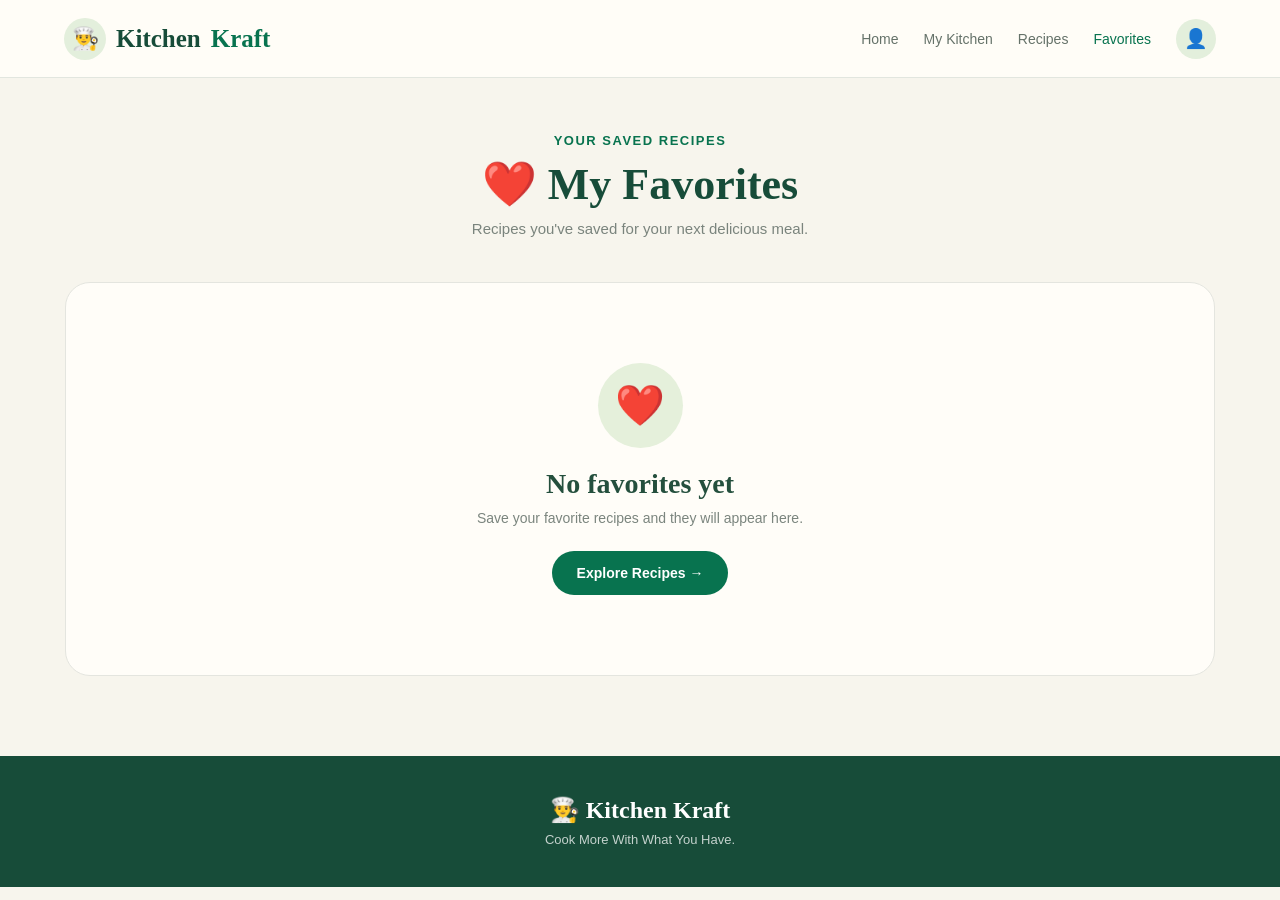
<file: favorite.html>
<!DOCTYPE html>
<html lang="en">

<head>
    <meta charset="UTF-8">
    <meta name="viewport" content="width=device-width, initial-scale=1.0">

    <title>Kitchen Kraft - Favorites</title>

    <style>
        * {
            box-sizing: border-box;
            margin: 0;
            padding: 0;
        }

        body {
            font-family: Arial, sans-serif;
            background: #f7f5ed;
            color: #244637;
            min-height: 100vh;
            transition: 0.3s;
        }

        a {
            text-decoration: none;
            color: inherit;
        }

        .header {
            height: 78px;
            background: #fffdf7;
            border-bottom: 1px solid #e2e6df;
            display: flex;
            align-items: center;
            justify-content: space-between;
            padding: 0 5%;
            position: sticky;
            top: 0;
            z-index: 100;
        }

        .logo {
            display: flex;
            align-items: center;
            gap: 10px;
            color: #174c39;
            font-family: Georgia, serif;
            font-size: 25px;
            font-weight: bold;
        }

        .logo span {
            color: #08734f;
        }

        .logo-icon {
            width: 42px;
            height: 42px;
            border-radius: 50%;
            background: #e3efdc;
            display: flex;
            align-items: center;
            justify-content: center;
            font-size: 22px;
        }

        .nav {
            display: flex;
            align-items: center;
            gap: 25px;
        }

        .nav a {
            color: #657269;
            font-size: 14px;
        }

        .nav a:hover,
        .nav .active {
            color: #08734f;
        }

        .profile-button {
            width: 40px;
            height: 40px;
            border: none;
            border-radius: 50%;
            background: #e3efdc;
            font-size: 19px;
            cursor: pointer;
        }

        .page {
            max-width: 1200px;
            margin: 0 auto;
            padding: 55px 25px 80px;
        }

        .page-heading {
            text-align: center;
            margin-bottom: 45px;
        }

        .page-heading .small {
            color: #08734f;
            font-size: 13px;
            font-weight: bold;
            text-transform: uppercase;
            letter-spacing: 1.5px;
            margin-bottom: 10px;
        }

        .page-heading h1 {
            font-family: Georgia, serif;
            color: #174c39;
            font-size: 44px;
            margin-bottom: 10px;
        }

        .page-heading p {
            color: #7a847d;
            font-size: 15px;
        }

        #favoritesGrid {
            display: grid;
            grid-template-columns: repeat(4, minmax(0, 1fr));
            gap: 22px;
        }

        .favorite-card {
            background: #fffdf8;
            border: 1px solid #e4e5df;
            border-radius: 20px;
            overflow: hidden;
            transition: 0.25s;
            position: relative;
        }

        .favorite-card:hover {
            transform: translateY(-5px);
            box-shadow: 0 15px 30px rgba(40,70,50,0.1);
        }

        .recipe-image {
            height: 175px;
            background: #e6efdf;
            display: flex;
            align-items: center;
            justify-content: center;
            font-size: 75px;
            position: relative;
        }

        .remove-favorite {
            position: absolute;
            right: 12px;
            top: 12px;
            width: 38px;
            height: 38px;
            border: none;
            border-radius: 50%;
            background: white;
            color: #d45555;
            font-size: 20px;
            cursor: pointer;
            box-shadow: 0 3px 10px rgba(0,0,0,0.1);
        }

        .recipe-info {
            padding: 20px;
        }

        .recipe-info h3 {
            font-family: Georgia, serif;
            color: #244f3d;
            font-size: 20px;
            margin-bottom: 8px;
        }

        .recipe-info p {
            color: #78837b;
            font-size: 13px;
            line-height: 1.5;
            margin-bottom: 14px;
        }

        .recipe-meta {
            display: flex;
            gap: 12px;
            flex-wrap: wrap;
            color: #778279;
            font-size: 12px;
            margin-bottom: 16px;
        }

        .view-recipe {
            display: block;
            text-align: center;
            padding: 11px;
            border-radius: 25px;
            background: #08734f;
            color: white;
            font-size: 13px;
            font-weight: bold;
        }

        .view-recipe:hover {
            background: #055d40;
        }

        .empty-state {
            grid-column: 1 / -1;
            text-align: center;
            padding: 80px 20px;
            background: #fffdf8;
            border: 1px solid #e4e5df;
            border-radius: 25px;
        }

        .empty-icon {
            width: 85px;
            height: 85px;
            margin: 0 auto 20px;
            border-radius: 50%;
            background: #e5f0db;
            display: flex;
            align-items: center;
            justify-content: center;
            font-size: 40px;
        }

        .empty-state h2 {
            font-family: Georgia, serif;
            color: #244f3d;
            font-size: 28px;
            margin-bottom: 10px;
        }

        .empty-state p {
            color: #7b857e;
            font-size: 14px;
            margin-bottom: 25px;
        }

        .cook-button {
            display: inline-block;
            padding: 14px 25px;
            border-radius: 30px;
            background: #08734f;
            color: white;
            font-size: 14px;
            font-weight: bold;
        }

        footer {
            background: #174c39;
            color: white;
            text-align: center;
            padding: 40px 20px;
        }

        footer h2 {
            font-family: Georgia, serif;
            margin-bottom: 8px;
        }

        footer p {
            color: rgba(255,255,255,0.75);
            font-size: 13px;
        }

        body.dark-mode {
            background: #101813;
            color: #e2eee5;
        }

        body.dark-mode .header {
            background: #17231c;
            border-color: #2d3c32;
        }

        body.dark-mode .logo {
            color: #dcebdd;
        }

        body.dark-mode .logo span {
            color: #75c594;
        }

        body.dark-mode .logo-icon,
        body.dark-mode .profile-button {
            background: #2b4032;
        }

        body.dark-mode .nav a {
            color: #aebcb3;
        }

        body.dark-mode .nav a:hover,
        body.dark-mode .nav .active {
            color: #78c797;
        }

        body.dark-mode .page-heading h1 {
            color: #dcebdd;
        }

        body.dark-mode .page-heading p {
            color: #929f97;
        }

        body.dark-mode .favorite-card {
            background: #18231c;
            border-color: #2d3d32;
        }

        body.dark-mode .recipe-image {
            background: #263a2c;
        }

        body.dark-mode .recipe-info h3 {
            color: #dcebdd;
        }

        body.dark-mode .recipe-info p,
        body.dark-mode .recipe-meta {
            color: #9baaa0;
        }

        body.dark-mode .remove-favorite {
            background: #edf2ed;
        }

        body.dark-mode .empty-state {
            background: #18231c;
            border-color: #2d3d32;
        }

        body.dark-mode .empty-state h2 {
            color: #dcebdd;
        }

        body.dark-mode .empty-state p {
            color: #9baaa0;
        }

        body.dark-mode footer {
            background: #09100c;
        }

        @media (max-width: 950px) {
            #favoritesGrid {
                grid-template-columns: repeat(2, minmax(0, 1fr));
            }
        }

        @media (max-width: 650px) {
            .header {
                height: auto;
                padding: 15px;
                flex-direction: column;
                gap: 15px;
            }

            .nav {
                gap: 14px;
                flex-wrap: wrap;
                justify-content: center;
            }

            .page {
                padding: 35px 15px 60px;
            }

            .page-heading h1 {
                font-size: 35px;
            }

            #favoritesGrid {
                grid-template-columns: 1fr;
            }
        }
    </style>
</head>

<body>

<header class="header">

    <a href="home.html" class="logo">
        <div class="logo-icon">👨‍🍳</div>
        Kitchen <span>Kraft</span>
    </a>

    <nav class="nav">

        <a href="home.html">Home</a>

        <a href="ingredient.html">My Kitchen</a>

        <a href="matches.html">Recipes</a>

        <a href="favorite.html" class="active">
            Favorites
        </a>

        <button
            class="profile-button"
            type="button"
            onclick="goToHomeSettings()"
            title="Profile">
            👤
        </button>

    </nav>

</header>


<main class="page">

    <div class="page-heading">

        <div class="small">
            Your saved recipes
        </div>

        <h1>
            ❤️ My Favorites
        </h1>

        <p>
            Recipes you've saved for your next delicious meal.
        </p>

    </div>

    <div id="favoritesGrid"></div>

</main>


<footer>

    <h2>👨‍🍳 Kitchen Kraft</h2>

    <p>
        Cook More With What You Have.
    </p>

</footer>


<!-- LOAD DATA FIRST -->
<script src="recipeData.js"></script>

<!-- THEN LOAD COMMON JAVASCRIPT -->
<script src="script.js"></script>


<script>

function loadFavorites() {

    const grid = document.getElementById("favoritesGrid");

    let favoriteIds = JSON.parse(
        localStorage.getItem("kitchenKraftFavorites")
    ) || [];


    /* Check recipe data */

    if (typeof recipeData === "undefined") {

        grid.innerHTML = `
            <div class="empty-state">

                <div class="empty-icon">
                    ⚠️
                </div>

                <h2>
                    Recipes could not be loaded
                </h2>

                <p>
                    Recipe data could not be found.
                </p>

                <a href="matches.html" class="cook-button">
                    Explore Recipes →
                </a>

            </div>
        `;

        return;
    }


    /* No favorites */

    if (favoriteIds.length === 0) {

        grid.innerHTML = `

            <div class="empty-state">

                <div class="empty-icon">
                    ❤️
                </div>

                <h2>
                    No favorites yet
                </h2>

                <p>
                    Save your favorite recipes and
                    they will appear here.
                </p>

                <a
                    href="matches.html"
                    class="cook-button">
                    Explore Recipes →
                </a>

            </div>
        `;

        return;
    }


    grid.innerHTML = "";


    /* Create favorite cards */

    favoriteIds.forEach(function(recipeId) {

        const recipe = recipeData[recipeId];

        if (!recipe) {
            return;
        }


        const card = document.createElement("div");

        card.className = "favorite-card";


        card.innerHTML = `

            <div class="recipe-image">

                ${recipe.emoji || "🍽️"}

                <button
                    class="remove-favorite"
                    type="button"
                    onclick="removeFavorite('${recipeId}')"
                    title="Remove from favorites">
                    ♥
                </button>

            </div>


            <div class="recipe-info">

                <h3>
                    ${recipe.name}
                </h3>

                <p>
                    ${getDescription(recipe)}
                </p>

                <div class="recipe-meta">

                    <span>
                        ⏱ ${recipe.time || "20 min"}
                    </span>

                    <span>
                        👥 ${recipe.servings || "2"}
                    </span>

                    <span>
                        ${recipe.meal || ""}
                    </span>

                </div>

                <a
                    href="recipe.html?recipe=${recipeId}"
                    class="view-recipe">
                    VIEW RECIPE →
                </a>

            </div>
        `;


        grid.appendChild(card);

    });

}


/* DESCRIPTION */

function getDescription(recipe) {

    if (recipe.description) {
        return recipe.description;
    }

    if (recipe.ingredients) {

        return "A delicious " +
            (recipe.meal || "") +
            " recipe made with simple ingredients.";

    }

    return "A delicious Kitchen Kraft recipe.";
}


/* REMOVE FAVORITE */

function removeFavorite(recipeId) {

    let favorites = JSON.parse(
        localStorage.getItem("kitchenKraftFavorites")
    ) || [];


    favorites = favorites.filter(function(id) {

        return id !== recipeId;

    });


    localStorage.setItem(
        "kitchenKraftFavorites",
        JSON.stringify(favorites)
    );


    loadFavorites();
}


/* PROFILE */

function goToHomeSettings() {

    window.location.href = "home.html";

}


/* DARK MODE */

function loadTheme() {

    const savedTheme = localStorage.getItem(
        "kitchenKraftTheme"
    );

    if (savedTheme === "dark") {

        document.body.classList.add("dark-mode");

    }

}


/* START AFTER recipeData.js HAS LOADED */

loadTheme();
loadFavorites();

</script>

</body>
</html>
</file>
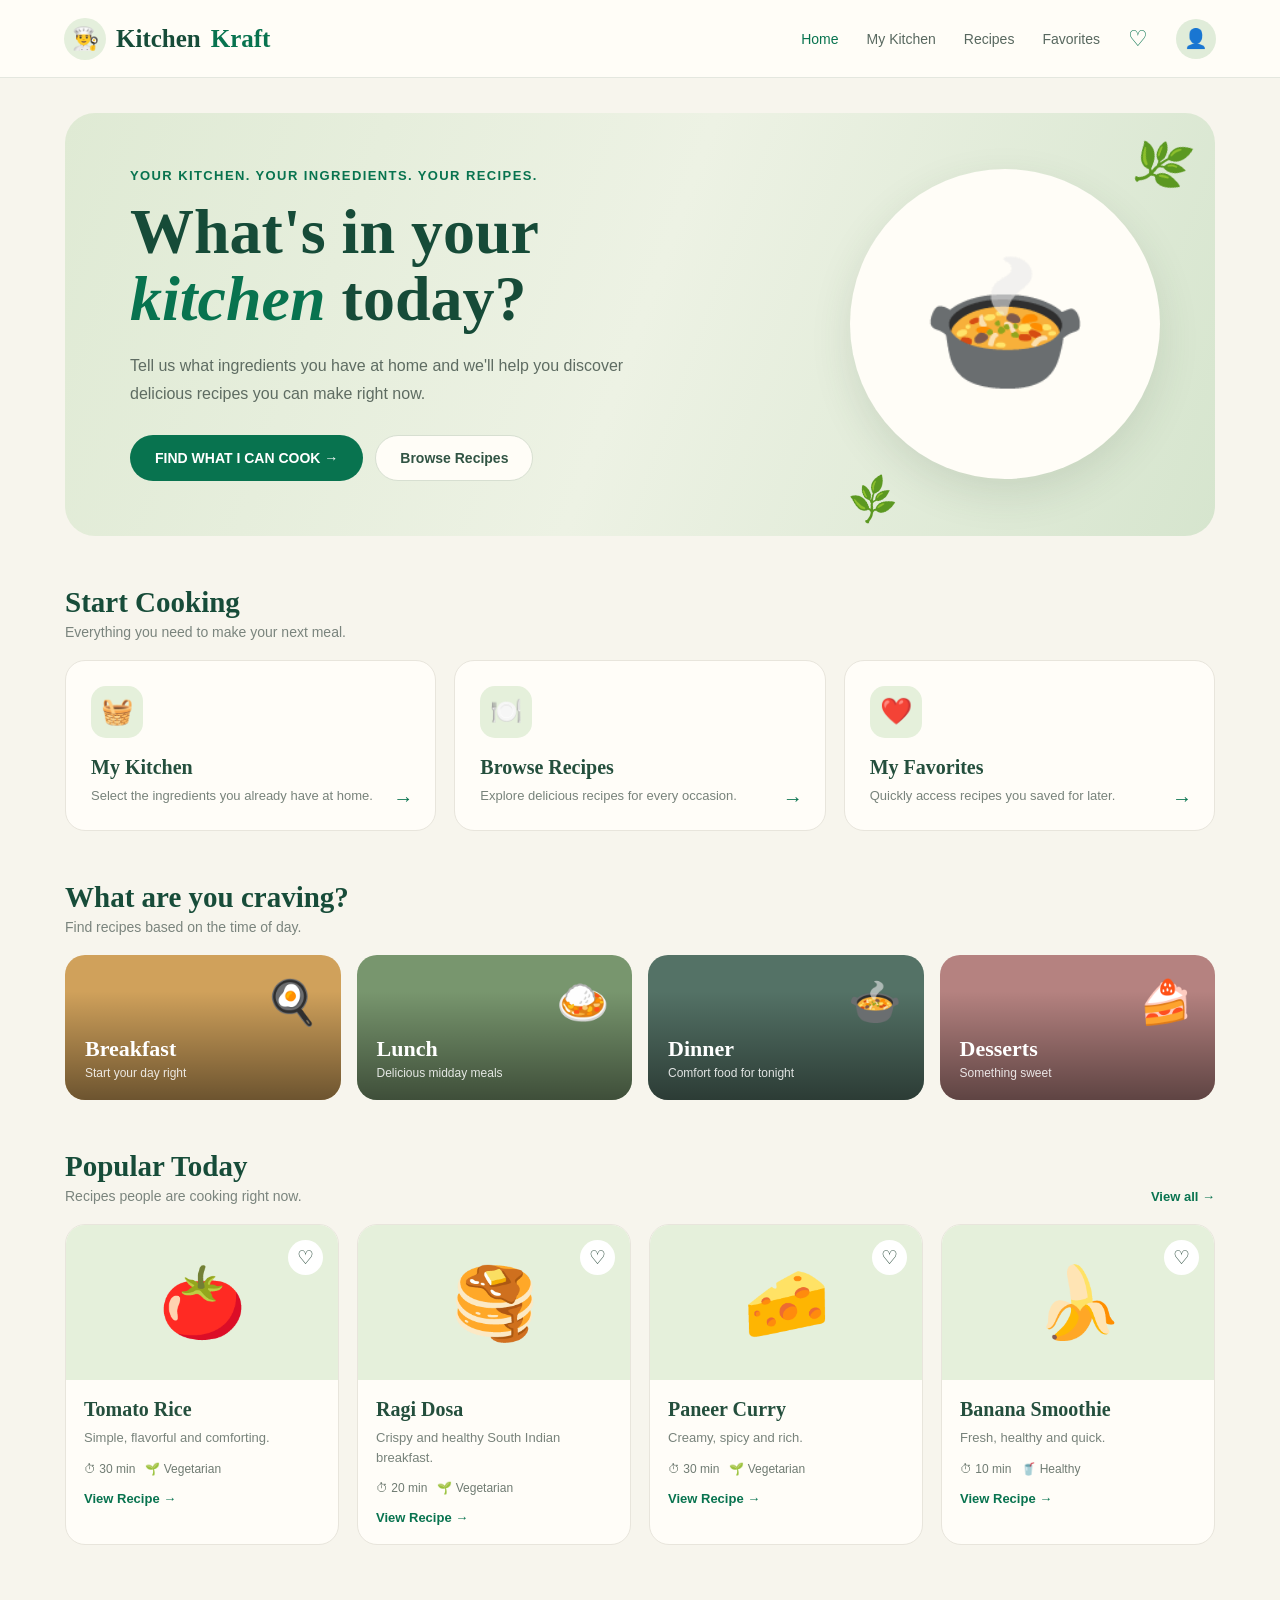
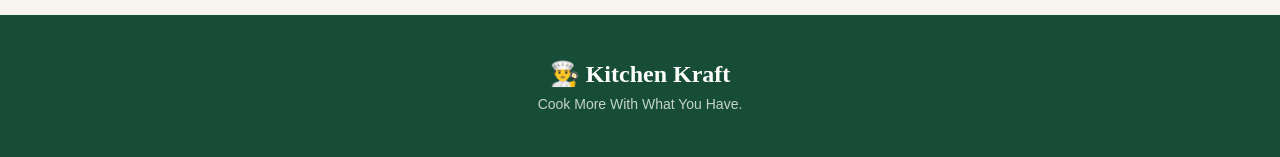
<file: home.html>
<!DOCTYPE html>
<html lang="en">

<head>

    <meta charset="UTF-8">

    <meta
        name="viewport"
        content="width=device-width, initial-scale=1.0"
    >

    <title>Kitchen Kraft - Home</title>

    <style>

        /* =====================================================
           RESET
        ===================================================== */

        * {
            box-sizing: border-box;
            margin: 0;
            padding: 0;
        }


        html {
            scroll-behavior: smooth;
        }


        body {

            background: #f7f5ed;

            color: #244637;

            font-family: Arial, sans-serif;

            transition:
                background 0.3s ease,
                color 0.3s ease;
        }


        a {
            text-decoration: none;
            color: inherit;
        }


        button {
            font-family: inherit;
        }


        /* =====================================================
           HEADER
        ===================================================== */

        .kk-header {

            height: 78px;

            background: #fffdf7;

            border-bottom: 1px solid #e4e7df;

            display: flex;

            align-items: center;

            justify-content: space-between;

            padding: 0 5%;

            position: sticky;

            top: 0;

            z-index: 1000;

            transition:
                background 0.3s ease,
                border-color 0.3s ease;
        }


        /* LOGO */

        .kk-logo {

            display: flex;

            align-items: center;

            gap: 10px;

            font-family: Georgia, serif;

            font-size: 25px;

            font-weight: bold;

            color: #174c39;
        }


        .kk-logo span {
            color: #08734f;
        }


        .kk-logo-icon {

            width: 42px;

            height: 42px;

            border-radius: 50%;

            background: #e4efdc;

            display: flex;

            align-items: center;

            justify-content: center;

            font-size: 22px;
        }


        /* NAV */

        .kk-nav {

            display: flex;

            align-items: center;

            gap: 28px;
        }


        .kk-nav > a {

            color: #58685f;

            font-size: 14px;

            font-weight: 500;

            transition: color 0.2s;
        }


        .kk-nav > a:hover,
        .kk-nav > a.active {

            color: #08734f;
        }


        .kk-heart {

            font-size: 22px !important;

            color: #08734f !important;
        }


        /* =====================================================
           PROFILE BUTTON
        ===================================================== */

        .profile-menu {
            position: relative;
        }


        .profile-button {

            width: 40px;

            height: 40px;

            border: none;

            border-radius: 50%;

            background: #e0ecd9;

            color: #174c39;

            font-size: 19px;

            cursor: pointer;

            display: flex;

            align-items: center;

            justify-content: center;

            transition: 0.2s;
        }


        .profile-button:hover {

            transform: scale(1.05);

            background: #cfe2c7;
        }


        /* =====================================================
           PROFILE DROPDOWN
        ===================================================== */

        .profile-dropdown {

            position: absolute;

            top: 53px;

            right: 0;

            width: 285px;

            background: #fffdf8;

            border: 1px solid #dfe5da;

            border-radius: 18px;

            box-shadow:
                0 15px 35px rgba(27, 65, 45, 0.16);

            padding: 15px;

            display: none;

            animation: dropdown 0.18s ease;

            z-index: 2000;
        }


        .profile-dropdown.show {
            display: block;
        }


        @keyframes dropdown {

            from {
                opacity: 0;
                transform: translateY(-7px);
            }

            to {
                opacity: 1;
                transform: translateY(0);
            }
        }


        /* PROFILE TITLE */

        .profile-title {

            display: flex;

            align-items: center;

            gap: 12px;

            padding: 8px;
        }


        .profile-big-icon {

            width: 48px;

            height: 48px;

            border-radius: 50%;

            background: #e4efdc;

            display: flex;

            align-items: center;

            justify-content: center;

            font-size: 23px;
        }


        .profile-title strong {

            display: block;

            color: #214f3b;

            font-size: 15px;
        }


        .profile-title small {

            display: block;

            color: #89938c;

            margin-top: 4px;

            font-size: 12px;
        }


        .dropdown-divider {

            height: 1px;

            background: #e6e9e3;

            margin: 10px 0;
        }


        /* PROFILE OPTIONS */

        .profile-option {

            width: 100%;

            min-height: 45px;

            padding: 9px 10px;

            border-radius: 11px;

            display: flex;

            align-items: center;

            gap: 12px;

            color: #526158;

            font-size: 14px;

            border: none;

            background: transparent;

            text-align: left;

            cursor: pointer;

            transition: 0.2s;
        }


        .profile-option:hover {

            background: #edf4e9;

            color: #174c39;
        }


        .profile-option-icon {

            width: 24px;

            text-align: center;

            font-size: 17px;
        }


        /* SETTINGS TITLE */

        .settings-title {

            padding: 5px 10px 8px;

            color: #89938c;

            font-size: 11px;

            font-weight: bold;

            text-transform: uppercase;

            letter-spacing: 0.8px;
        }


        /* SETTING ROW */

        .setting-row {

            justify-content: flex-start;

            cursor: default;
        }


        .setting-row:hover {
            cursor: default;
        }


        .setting-name {
            flex: 1;
        }


        .setting-status {

            font-size: 11px;

            color: #7d8981;

            margin-right: 4px;
        }


        /* =====================================================
           TOGGLE SWITCH
        ===================================================== */

        .switch {

            position: relative;

            display: inline-block;

            width: 43px;

            height: 23px;

            flex-shrink: 0;
        }


        .switch input {
            opacity: 0;

            width: 0;

            height: 0;
        }


        .slider {

            position: absolute;

            cursor: pointer;

            inset: 0;

            background: #c8d0c7;

            border-radius: 30px;

            transition: 0.25s;
        }


        .slider::before {

            content: "";

            position: absolute;

            width: 17px;

            height: 17px;

            left: 3px;

            top: 3px;

            background: white;

            border-radius: 50%;

            transition: 0.25s;

            box-shadow: 0 1px 4px rgba(0,0,0,0.15);
        }


        .switch input:checked + .slider {

            background: #28734e;
        }


        .switch input:checked + .slider::before {

            transform: translateX(20px);
        }


        /* LOGOUT */

        .logout-button {

            color: #a34d4d;
        }


        .logout-button:hover {

            background: #faeded;

            color: #963c3c;
        }


        /* =====================================================
           HERO
        ===================================================== */

        .hero {

            max-width: 1200px;

            margin: 35px auto 0;

            padding: 0 25px;
        }


        .hero-box {

            min-height: 405px;

            border-radius: 30px;

            background:
                linear-gradient(
                    110deg,
                    #dfead4,
                    #edf2e4,
                    #d6e5ce
                );

            display: flex;

            align-items: center;

            padding: 55px 65px;

            position: relative;

            overflow: hidden;

            transition: background 0.3s ease;
        }


        .hero-content {

            width: 55%;

            position: relative;

            z-index: 2;
        }


        .hero-small {

            color: #08734f;

            font-size: 13px;

            font-weight: bold;

            letter-spacing: 1.4px;

            margin-bottom: 15px;

            text-transform: uppercase;
        }


        .hero h1 {

            font-family: Georgia, serif;

            font-size: clamp(38px, 5vw, 64px);

            line-height: 1.05;

            color: #164b38;

            margin-bottom: 20px;
        }


        .hero h1 span {

            color: #08734f;

            font-style: italic;
        }


        .hero-description {

            color: #5e6c62;

            font-size: 16px;

            line-height: 1.7;

            max-width: 500px;

            margin-bottom: 28px;
        }


        .hero-buttons {

            display: flex;

            gap: 12px;

            flex-wrap: wrap;
        }


        .hero-primary {

            background: #08734f;

            color: white;

            padding: 15px 25px;

            border-radius: 30px;

            font-weight: bold;

            font-size: 14px;

            transition: 0.2s;
        }


        .hero-primary:hover {

            background: #055b3e;

            transform: translateY(-2px);
        }


        .hero-secondary {

            background: #fffdf7;

            color: #315444;

            padding: 14px 24px;

            border-radius: 30px;

            font-size: 14px;

            font-weight: bold;

            border: 1px solid #d7dfd1;
        }


        .hero-decoration {

            position: absolute;

            right: 55px;

            top: 50%;

            transform: translateY(-50%);

            width: 310px;

            height: 310px;

            border-radius: 50%;

            background: #fffdf7;

            box-shadow:
                0 15px 40px rgba(53,77,54,0.13);

            display: flex;

            align-items: center;

            justify-content: center;

            font-size: 135px;
        }


        .leaf-one {

            position: absolute;

            right: 25px;

            top: 25px;

            font-size: 45px;

            transform: rotate(20deg);
        }


        .leaf-two {

            position: absolute;

            right: 320px;

            bottom: 15px;

            font-size: 35px;

            transform: rotate(-25deg);
        }


        /* =====================================================
           SECTIONS
        ===================================================== */

        .section {

            max-width: 1200px;

            margin: 50px auto 0;

            padding: 0 25px;
        }


        .section-heading {

            display: flex;

            align-items: end;

            justify-content: space-between;

            margin-bottom: 20px;
        }


        .section-heading h2 {

            font-family: Georgia, serif;

            font-size: 29px;

            color: #174c39;
        }


        .section-heading p {

            margin-top: 5px;

            color: #7a847d;

            font-size: 14px;
        }


        .view-all {

            color: #08734f;

            font-size: 13px;

            font-weight: bold;
        }


        /* =====================================================
           QUICK START
        ===================================================== */

        .quick-grid {

            display: grid;

            grid-template-columns: repeat(3,1fr);

            gap: 18px;
        }


        .quick-card {

            background: #fffdf8;

            border: 1px solid #e8e5dc;

            border-radius: 20px;

            padding: 25px;

            min-height: 160px;

            transition: 0.25s;

            position: relative;

            overflow: hidden;
        }


        .quick-card:hover {

            transform: translateY(-4px);

            box-shadow:
                0 12px 25px rgba(48,75,53,0.08);
        }


        .quick-icon {

            width: 52px;

            height: 52px;

            border-radius: 15px;

            background: #e5f0db;

            display: flex;

            align-items: center;

            justify-content: center;

            font-size: 26px;

            margin-bottom: 18px;
        }


        .quick-card h3 {

            font-family: Georgia, serif;

            color: #244f3d;

            margin-bottom: 7px;

            font-size: 20px;
        }


        .quick-card p {

            color: #78837b;

            font-size: 13px;

            line-height: 1.5;
        }


        .quick-arrow {

            position: absolute;

            right: 22px;

            bottom: 20px;

            color: #08734f;

            font-size: 20px;
        }


        /* =====================================================
           MEALS
        ===================================================== */

        .meal-grid {

            display: grid;

            grid-template-columns: repeat(4,1fr);

            gap: 16px;
        }


        .meal-card {

            height: 145px;

            border-radius: 20px;

            padding: 20px;

            display: flex;

            flex-direction: column;

            justify-content: end;

            position: relative;

            overflow: hidden;

            transition: 0.25s;
        }


        .meal-card:hover {

            transform: translateY(-4px);
        }


        .meal-card::before {

            content: "";

            position: absolute;

            inset: 0;

            background:
                linear-gradient(
                    transparent 25%,
                    rgba(0,0,0,0.48)
                );
        }


        .meal-emoji {

            position: absolute;

            top: 22px;

            right: 22px;

            font-size: 43px;
        }


        .meal-card h3,
        .meal-card p {

            position: relative;

            z-index: 2;
        }


        .meal-card h3 {

            color: white;

            font-family: Georgia, serif;

            font-size: 22px;

            margin-bottom: 4px;
        }


        .meal-card p {

            color: rgba(255,255,255,0.85);

            font-size: 12px;
        }


        .breakfast {
            background: #d0a15b;
        }

        .lunch {
            background: #78966e;
        }

        .dinner {
            background: #547266;
        }

        .dessert {
            background: #b58280;
        }


        /* =====================================================
           POPULAR
        ===================================================== */

        .popular-grid {

            display: grid;

            grid-template-columns: repeat(4,1fr);

            gap: 18px;
        }


        .popular-card {

            background: #fffdf8;

            border: 1px solid #e8e5dc;

            border-radius: 20px;

            overflow: hidden;

            transition: 0.25s;
        }


        .popular-card:hover {

            transform: translateY(-5px);

            box-shadow:
                0 12px 25px rgba(48,75,53,0.08);
        }


        .popular-image {

            height: 155px;

            background: #e5f0db;

            display: flex;

            align-items: center;

            justify-content: center;

            font-size: 70px;

            position: relative;
        }


        .popular-heart {

            position: absolute;

            right: 15px;

            top: 15px;

            width: 35px;

            height: 35px;

            border-radius: 50%;

            background: white;

            display: flex;

            align-items: center;

            justify-content: center;

            font-size: 19px;
        }


        .popular-content {

            padding: 18px;
        }


        .popular-content h3 {

            font-family: Georgia, serif;

            color: #244f3d;

            font-size: 20px;

            margin-bottom: 7px;
        }


        .popular-content p {

            color: #78837b;

            font-size: 13px;

            line-height: 1.5;

            margin-bottom: 14px;
        }


        .popular-meta {

            display: flex;

            gap: 10px;

            color: #6f7b72;

            font-size: 12px;
        }


        .popular-link {

            display: inline-block;

            margin-top: 15px;

            color: #08734f;

            font-size: 13px;

            font-weight: bold;
        }


        /* =====================================================
           FOOTER
        ===================================================== */

        .kk-footer {

            margin-top: 70px;

            padding: 45px 20px;

            background: #174c39;

            text-align: center;

            color: white;

            transition: background 0.3s ease;
        }


        .kk-footer h2 {

            font-family: Georgia, serif;

            margin-bottom: 8px;
        }


        .kk-footer p {

            color: rgba(255,255,255,0.75);

            font-size: 14px;
        }


        /* =====================================================
           DARK MODE
        ===================================================== */

        body.dark-mode {

            background: #101813;

            color: #e4eee7;
        }


        body.dark-mode .kk-header {

            background: #17231c;

            border-color: #29392f;
        }


        body.dark-mode .kk-logo {

            color: #dcebdd;
        }


        body.dark-mode .kk-logo span {

            color: #72c092;
        }


        body.dark-mode .kk-logo-icon {

            background: #263c2d;
        }


        body.dark-mode .kk-nav > a {

            color: #aebdb3;
        }


        body.dark-mode .kk-nav > a:hover,
        body.dark-mode .kk-nav > a.active {

            color: #76c595;
        }


        body.dark-mode .profile-button {

            background: #2b4032;

            color: #dcebdd;
        }


        body.dark-mode .profile-dropdown {

            background: #1a281f;

            border-color: #34483a;

            box-shadow:
                0 15px 35px rgba(0,0,0,0.45);
        }


        body.dark-mode .profile-title strong {

            color: #e1eee4;
        }


        body.dark-mode .profile-title small {

            color: #95a69b;
        }


        body.dark-mode .profile-big-icon {

            background: #2c4333;
        }


        body.dark-mode .dropdown-divider {

            background: #34463a;
        }


        body.dark-mode .profile-option {

            color: #c1cdc5;
        }


        body.dark-mode .profile-option:hover {

            background: #26392c;

            color: #e7f1e9;
        }


        body.dark-mode .settings-title {

            color: #899a90;
        }


        body.dark-mode .setting-status {

            color: #84968a;
        }


        body.dark-mode .hero-box {

            background:
                linear-gradient(
                    110deg,
                    #1d3527,
                    #243b2d,
                    #1b3325
                );
        }


        body.dark-mode .hero h1 {

            color: #e0eee3;
        }


        body.dark-mode .hero h1 span {

            color: #7bc497;
        }


        body.dark-mode .hero-description {

            color: #afbeb4;
        }


        body.dark-mode .hero-secondary {

            background: #1b281f;

            color: #c9d8cd;

            border-color: #405244;
        }


        body.dark-mode .hero-decoration {

            background: #263a2c;
        }


        body.dark-mode .section-heading h2 {

            color: #dcebdd;
        }


        body.dark-mode .section-heading p {

            color: #8e9d94;
        }


        body.dark-mode .quick-card {

            background: #18231c;

            border-color: #2c3c31;
        }


        body.dark-mode .quick-card h3 {

            color: #dcebdd;
        }


        body.dark-mode .quick-card p {

            color: #9baa9f;
        }


        body.dark-mode .quick-icon {

            background: #273d2d;
        }


        body.dark-mode .popular-card {

            background: #18231c;

            border-color: #2c3c31;
        }


        body.dark-mode .popular-content h3 {

            color: #dcebdd;
        }


        body.dark-mode .popular-content p {

            color: #9baa9f;
        }


        body.dark-mode .popular-meta {

            color: #8f9f95;
        }


        body.dark-mode .popular-image {

            background: #263b2c;
        }


        body.dark-mode .popular-heart {

            background: #e9eee9;
        }


        body.dark-mode .kk-footer {

            background: #0a110d;
        }


        /* =====================================================
           MOBILE
        ===================================================== */

        @media (max-width: 900px) {

            .hero-content {
                width: 65%;
            }


            .hero-decoration {

                right: -50px;

                opacity: 0.7;
            }


            .meal-grid {

                grid-template-columns: repeat(2,1fr);
            }


            .popular-grid {

                grid-template-columns: repeat(2,1fr);
            }

        }


        @media (max-width: 700px) {

            .kk-header {

                height: auto;

                padding: 15px 5%;

                flex-direction: column;

                gap: 15px;
            }


            .kk-nav {

                gap: 14px;

                flex-wrap: wrap;

                justify-content: center;
            }


            .kk-nav > a {

                font-size: 12px;
            }


            .profile-dropdown {

                position: fixed;

                top: 120px;

                right: 15px;

                width: 280px;
            }


            .hero {

                margin-top: 20px;

                padding: 0 15px;
            }


            .hero-box {

                min-height: 520px;

                padding: 35px 25px;

                align-items: flex-start;
            }


            .hero-content {

                width: 100%;
            }


            .hero h1 {

                font-size: 42px;
            }


            .hero-decoration {

                width: 180px;

                height: 180px;

                font-size: 80px;

                right: 20px;

                bottom: -30px;

                top: auto;

                transform: none;
            }


            .quick-grid {

                grid-template-columns: 1fr;
            }


            .meal-grid {

                grid-template-columns: 1fr;
            }


            .popular-grid {

                grid-template-columns: 1fr;
            }


            .section {

                padding: 0 18px;
            }


            .section-heading {

                align-items: flex-start;

                gap: 10px;
            }


            .section-heading h2 {

                font-size: 25px;
            }

        }

    </style>

</head>


<body>


<!-- =====================================================
     HEADER
===================================================== -->

<header class="kk-header">


    <!-- LOGO -->

    <a
        href="home.html"
        class="kk-logo"
    >

        <div class="kk-logo-icon">
            👨‍🍳
        </div>

        Kitchen <span>Kraft</span>

    </a>



    <!-- NAVIGATION -->

    <nav class="kk-nav">

        <a
            href="home.html"
            class="active"
        >
            Home
        </a>


        <a href="ingredient.html">
            My Kitchen
        </a>


        <a href="matches.html">
            Recipes
        </a>


        <!-- YOUR ACTUAL FILE IS favorite.html -->

        <a href="favorite.html">
            Favorites
        </a>


        <a
            href="favorite.html"
            class="kk-heart"
            title="Favorites"
        >
            ♡
        </a>


        <!-- PROFILE -->

        <div class="profile-menu">


            <button
                type="button"
                class="profile-button"
                onclick="toggleProfileMenu()"
                aria-label="Open settings"
            >
                👤
            </button>


            <!-- DROPDOWN -->

            <div
                class="profile-dropdown"
                id="profileDropdown"
            >


                <!-- PROFILE -->

                <div class="profile-title">

                    <div class="profile-big-icon">
                        👤
                    </div>


                    <div>

                        <strong>
                            Kitchen Kraft
                        </strong>

                        <small>
                            My Account
                        </small>

                    </div>

                </div>



                <div class="dropdown-divider"></div>



                <!-- FAVORITES -->

                <a
                    href="favorite.html"
                    class="profile-option"
                >

                    <span class="profile-option-icon">
                        ❤️
                    </span>

                    <span>
                        Favorites
                    </span>

                </a>



                <div class="dropdown-divider"></div>



                <!-- SETTINGS TITLE -->

                <div class="settings-title">
                    Settings
                </div>



                <!-- NOTIFICATIONS -->

                <div class="profile-option setting-row">

                    <span class="profile-option-icon">
                        🔔
                    </span>


                    <span class="setting-name">
                        Notifications
                    </span>


                    <span
                        class="setting-status"
                        id="notificationStatus"
                    >
                        ON
                    </span>


                    <label class="switch">

                        <input
                            type="checkbox"
                            id="notificationToggle"
                            checked
                            onchange="toggleNotifications()"
                        >

                        <span class="slider"></span>

                    </label>

                </div>



                <!-- DARK MODE -->

                <div class="profile-option setting-row">

                    <span class="profile-option-icon">
                        🌙
                    </span>


                    <span class="setting-name">
                        Dark Mode
                    </span>


                    <span
                        class="setting-status"
                        id="themeStatus"
                    >
                        OFF
                    </span>


                    <label class="switch">

                        <input
                            type="checkbox"
                            id="themeToggle"
                            onchange="toggleTheme()"
                        >

                        <span class="slider"></span>

                    </label>

                </div>



                <div class="dropdown-divider"></div>



                <!-- LOGOUT -->

                <button
                    type="button"
                    class="profile-option logout-button"
                    onclick="logoutFromHome()"
                >

                    <span class="profile-option-icon">
                        🚪
                    </span>

                    <span>
                        Logout
                    </span>

                </button>


            </div>

        </div>

    </nav>

</header>



<!-- =====================================================
     HERO
===================================================== -->

<section class="hero">

    <div class="hero-box">


        <div class="hero-content">


            <div class="hero-small">

                Your kitchen. Your ingredients.
                Your recipes.

            </div>


            <h1>

                What's in your
                <span>kitchen</span>
                today?

            </h1>


            <p class="hero-description">

                Tell us what ingredients you have at home
                and we'll help you discover delicious recipes
                you can make right now.

            </p>


            <div class="hero-buttons">


                <a
                    href="ingredient.html"
                    class="hero-primary"
                >
                    FIND WHAT I CAN COOK →
                </a>


                <a
                    href="matches.html"
                    class="hero-secondary"
                >
                    Browse Recipes
                </a>


            </div>

        </div>


        <div class="hero-decoration">
            🍲
        </div>


        <div class="leaf-one">
            🌿
        </div>


        <div class="leaf-two">
            🌿
        </div>


    </div>

</section>



<!-- =====================================================
     QUICK START
===================================================== -->

<section class="section">


    <div class="section-heading">

        <div>

            <h2>
                Start Cooking
            </h2>

            <p>
                Everything you need to make your next meal.
            </p>

        </div>

    </div>


    <div class="quick-grid">


        <a
            href="ingredient.html"
            class="quick-card"
        >

            <div class="quick-icon">
                🧺
            </div>

            <h3>
                My Kitchen
            </h3>

            <p>
                Select the ingredients you already
                have at home.
            </p>

            <div class="quick-arrow">
                →
            </div>

        </a>



        <a
            href="matches.html"
            class="quick-card"
        >

            <div class="quick-icon">
                🍽️
            </div>

            <h3>
                Browse Recipes
            </h3>

            <p>
                Explore delicious recipes for
                every occasion.
            </p>

            <div class="quick-arrow">
                →
            </div>

        </a>



        <a
            href="favorite.html"
            class="quick-card"
        >

            <div class="quick-icon">
                ❤️
            </div>

            <h3>
                My Favorites
            </h3>

            <p>
                Quickly access recipes you
                saved for later.
            </p>

            <div class="quick-arrow">
                →
            </div>

        </a>


    </div>

</section>



<!-- =====================================================
     MEAL CATEGORIES
===================================================== -->

<section class="section">


    <div class="section-heading">

        <div>

            <h2>
                What are you craving?
            </h2>

            <p>
                Find recipes based on the time of day.
            </p>

        </div>

    </div>


    <div class="meal-grid">


        <a
            href="ingredient.html?meal=breakfast"
            class="meal-card breakfast"
        >

            <div class="meal-emoji">
                🍳
            </div>

            <h3>
                Breakfast
            </h3>

            <p>
                Start your day right
            </p>

        </a>



        <a
            href="ingredient.html?meal=lunch"
            class="meal-card lunch"
        >

            <div class="meal-emoji">
                🍛
            </div>

            <h3>
                Lunch
            </h3>

            <p>
                Delicious midday meals
            </p>

        </a>



        <a
            href="ingredient.html?meal=dinner"
            class="meal-card dinner"
        >

            <div class="meal-emoji">
                🍲
            </div>

            <h3>
                Dinner
            </h3>

            <p>
                Comfort food for tonight
            </p>

        </a>



        <a
            href="matches.html"
            class="meal-card dessert"
        >

            <div class="meal-emoji">
                🍰
            </div>

            <h3>
                Desserts
            </h3>

            <p>
                Something sweet
            </p>

        </a>


    </div>

</section>



<!-- =====================================================
     POPULAR TODAY
===================================================== -->

<section class="section">


    <div class="section-heading">


        <div>

            <h2>
                Popular Today
            </h2>

            <p>
                Recipes people are cooking right now.
            </p>

        </div>


        <a
            href="matches.html"
            class="view-all"
        >
            View all →
        </a>


    </div>


    <div class="popular-grid">


        <!-- TOMATO RICE -->

        <a
            href="recipe.html?recipe=tomato-rice"
            class="popular-card"
        >

            <div class="popular-image">

                🍅

                <div class="popular-heart">
                    ♡
                </div>

            </div>


            <div class="popular-content">

                <h3>
                    Tomato Rice
                </h3>

                <p>
                    Simple, flavorful and comforting.
                </p>


                <div class="popular-meta">

                    <span>
                        ⏱ 30 min
                    </span>

                    <span>
                        🌱 Vegetarian
                    </span>

                </div>


                <span class="popular-link">
                    View Recipe →
                </span>

            </div>

        </a>



        <!-- RAGI DOSA -->

        <a
            href="recipe.html?recipe=ragi-dosa"
            class="popular-card"
        >

            <div class="popular-image">

                🥞

                <div class="popular-heart">
                    ♡
                </div>

            </div>


            <div class="popular-content">

                <h3>
                    Ragi Dosa
                </h3>

                <p>
                    Crispy and healthy South Indian breakfast.
                </p>


                <div class="popular-meta">

                    <span>
                        ⏱ 20 min
                    </span>

                    <span>
                        🌱 Vegetarian
                    </span>

                </div>


                <span class="popular-link">
                    View Recipe →
                </span>

            </div>

        </a>



        <!-- PANEER CURRY -->

        <a
            href="recipe.html?recipe=paneer-curry"
            class="popular-card"
        >

            <div class="popular-image">

                🧀

                <div class="popular-heart">
                    ♡
                </div>

            </div>


            <div class="popular-content">

                <h3>
                    Paneer Curry
                </h3>

                <p>
                    Creamy, spicy and rich.
                </p>


                <div class="popular-meta">

                    <span>
                        ⏱ 30 min
                    </span>

                    <span>
                        🌱 Vegetarian
                    </span>

                </div>


                <span class="popular-link">
                    View Recipe →
                </span>

            </div>

        </a>



        <!-- BANANA SMOOTHIE -->

        <a
            href="recipe.html?recipe=banana-smoothie"
            class="popular-card"
        >

            <div class="popular-image">

                🍌

                <div class="popular-heart">
                    ♡
                </div>

            </div>


            <div class="popular-content">

                <h3>
                    Banana Smoothie
                </h3>

                <p>
                    Fresh, healthy and quick.
                </p>


                <div class="popular-meta">

                    <span>
                        ⏱ 10 min
                    </span>

                    <span>
                        🥤 Healthy
                    </span>

                </div>


                <span class="popular-link">
                    View Recipe →
                </span>

            </div>

        </a>


    </div>

</section>



<!-- =====================================================
     FOOTER
===================================================== -->

<footer class="kk-footer">

    <h2>
        👨‍🍳 Kitchen Kraft
    </h2>

    <p>
        Cook More With What You Have.
    </p>

</footer>



<script>

    /* =====================================================
       PROFILE MENU
    ===================================================== */

    function toggleProfileMenu() {

        const menu =
            document.getElementById("profileDropdown");

        menu.classList.toggle("show");
    }


    /* CLOSE WHEN CLICKING OUTSIDE */

    document.addEventListener("click", function(event) {

        const profileMenu =
            document.querySelector(".profile-menu");

        const dropdown =
            document.getElementById("profileDropdown");


        if (
            profileMenu &&
            !profileMenu.contains(event.target)
        ) {

            dropdown.classList.remove("show");
        }

    });



    /* =====================================================
       NOTIFICATIONS
    ===================================================== */

    function loadNotificationSetting() {

        const saved =
            localStorage.getItem(
                "kitchenKraftNotifications"
            );


        const toggle =
            document.getElementById(
                "notificationToggle"
            );


        const status =
            document.getElementById(
                "notificationStatus"
            );


        if (saved === "off") {

            toggle.checked = false;

            status.textContent = "OFF";

        } else {

            toggle.checked = true;

            status.textContent = "ON";
        }

    }


    function toggleNotifications() {

        const toggle =
            document.getElementById(
                "notificationToggle"
            );


        const status =
            document.getElementById(
                "notificationStatus"
            );


        if (toggle.checked) {

            localStorage.setItem(
                "kitchenKraftNotifications",
                "on"
            );

            status.textContent = "ON";

        } else {

            localStorage.setItem(
                "kitchenKraftNotifications",
                "off"
            );

            status.textContent = "OFF";
        }

    }



    /* =====================================================
       DARK / LIGHT THEME
    ===================================================== */

    function loadTheme() {

        const savedTheme =
            localStorage.getItem(
                "kitchenKraftTheme"
            );


        const toggle =
            document.getElementById(
                "themeToggle"
            );


        const status =
            document.getElementById(
                "themeStatus"
            );


        if (savedTheme === "dark") {

            document.body.classList.add(
                "dark-mode"
            );

            toggle.checked = true;

            status.textContent = "ON";

        } else {

            document.body.classList.remove(
                "dark-mode"
            );

            toggle.checked = false;

            status.textContent = "OFF";
        }

    }


    function toggleTheme() {

        const toggle =
            document.getElementById(
                "themeToggle"
            );


        const status =
            document.getElementById(
                "themeStatus"
            );


        if (toggle.checked) {

            document.body.classList.add(
                "dark-mode"
            );

            localStorage.setItem(
                "kitchenKraftTheme",
                "dark"
            );

            status.textContent = "ON";

        } else {

            document.body.classList.remove(
                "dark-mode"
            );

            localStorage.setItem(
                "kitchenKraftTheme",
                "light"
            );

            status.textContent = "OFF";
        }

    }



    /* =====================================================
       LOGOUT
    ===================================================== */

    function logoutFromHome() {

        localStorage.removeItem(
            "kitchenKraftLoggedIn"
        );

        window.location.href =
            "index.html";
    }



    /* =====================================================
       LOAD SETTINGS WHEN PAGE OPENS
    ===================================================== */

    document.addEventListener(
        "DOMContentLoaded",
        function() {

            loadNotificationSetting();

            loadTheme();

        }
    );

</script>


</body>

</html>
</file>
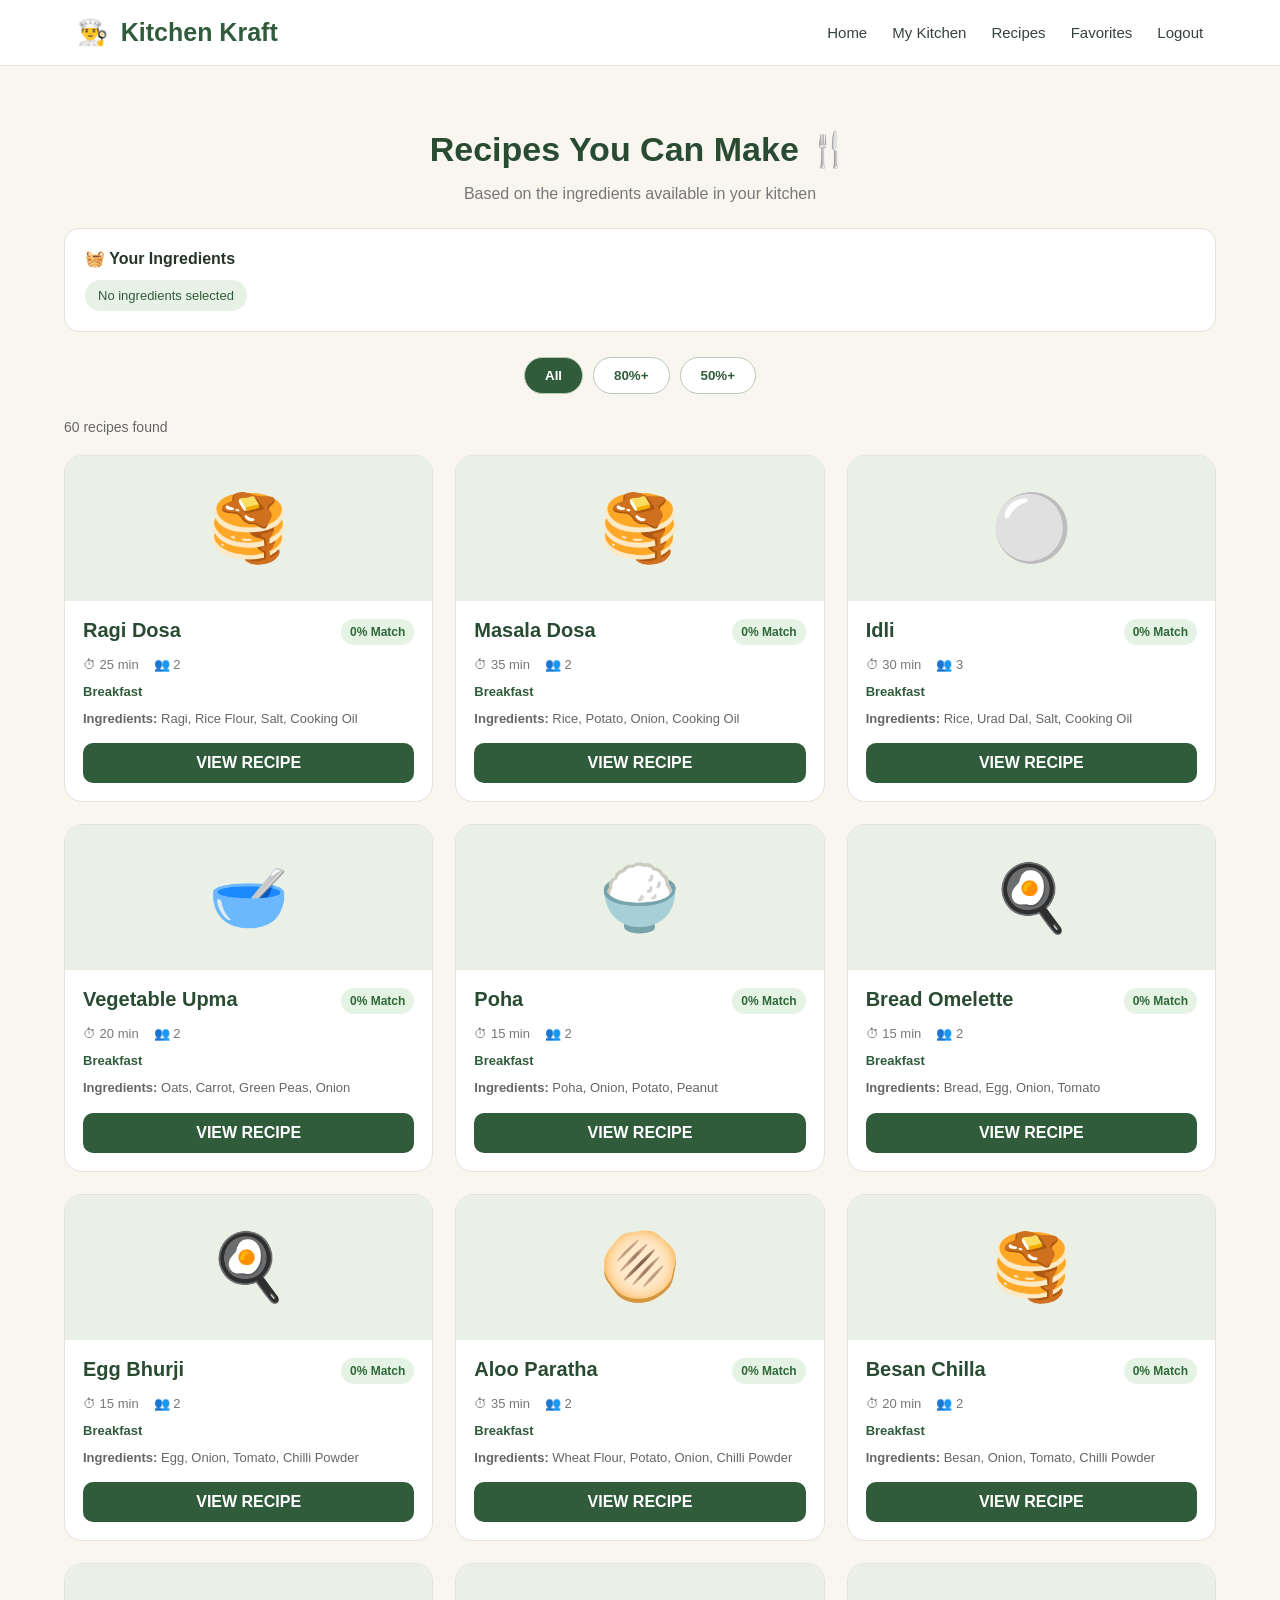
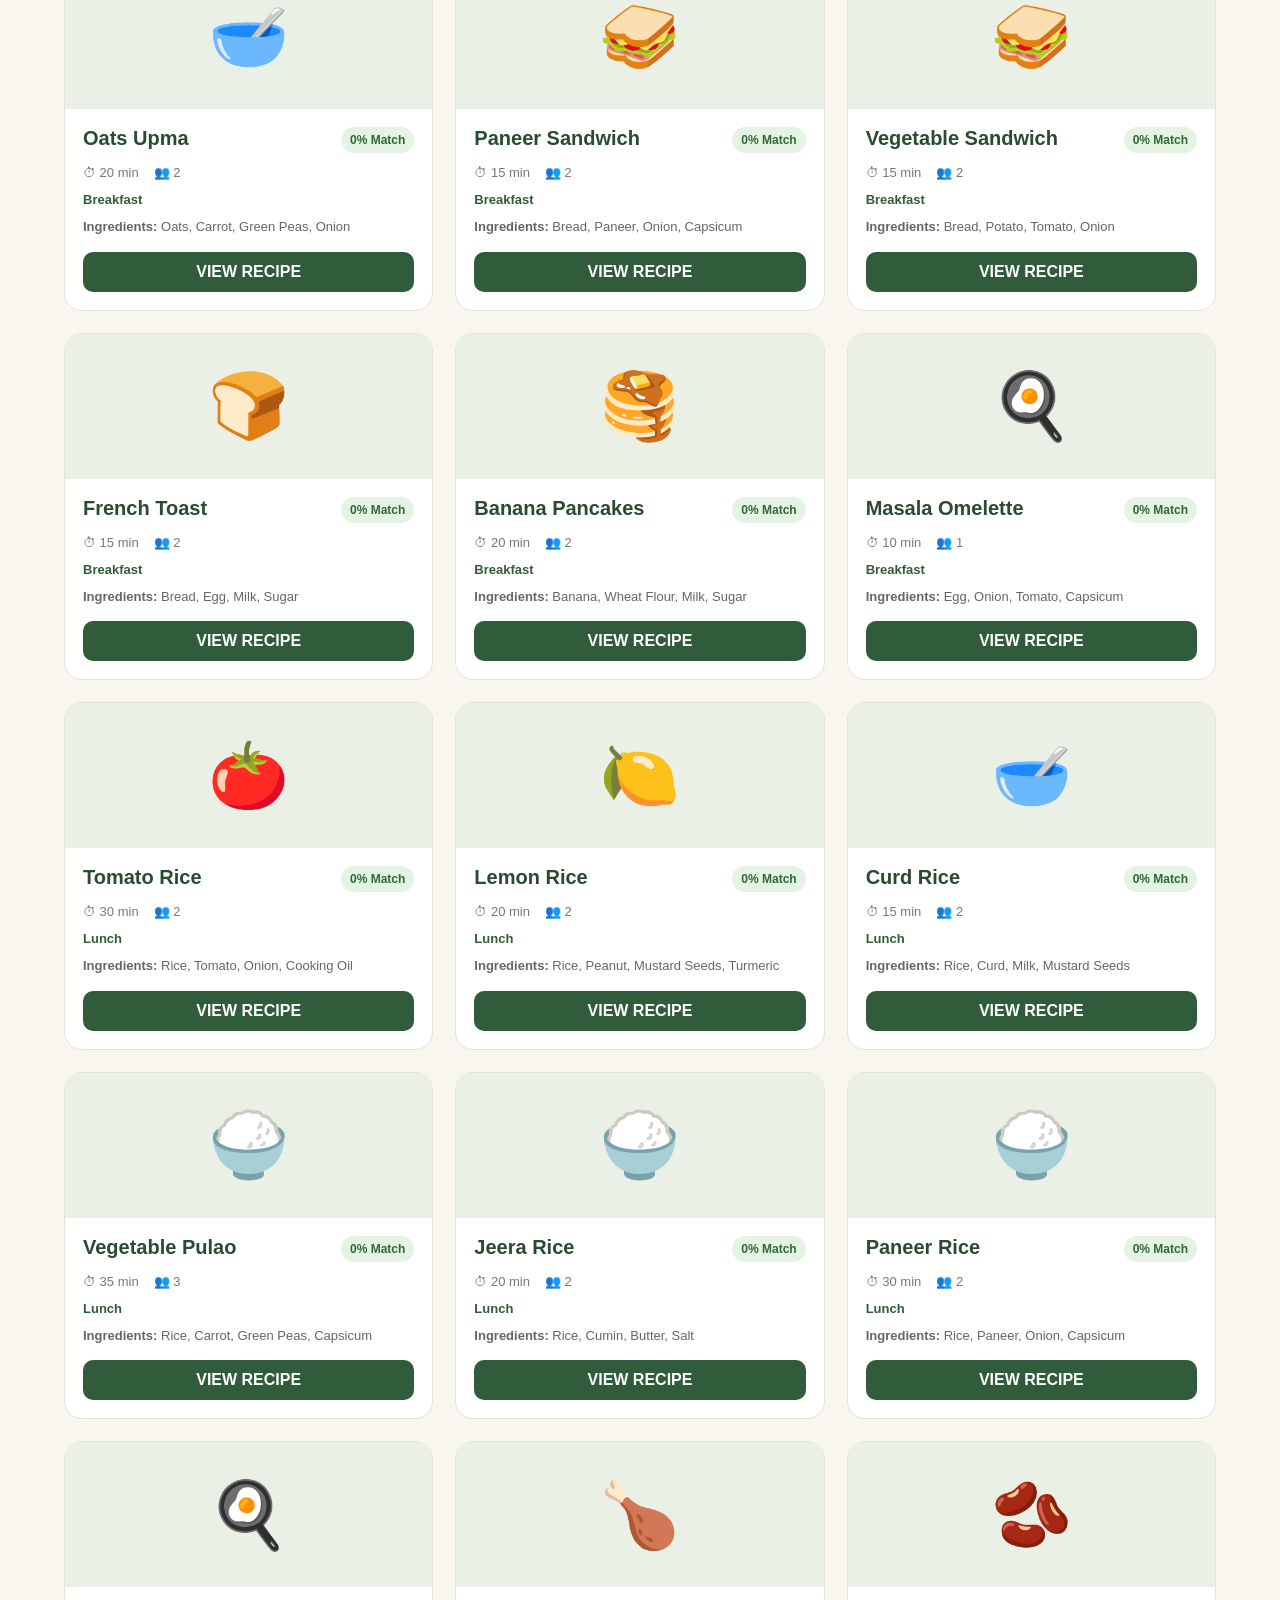
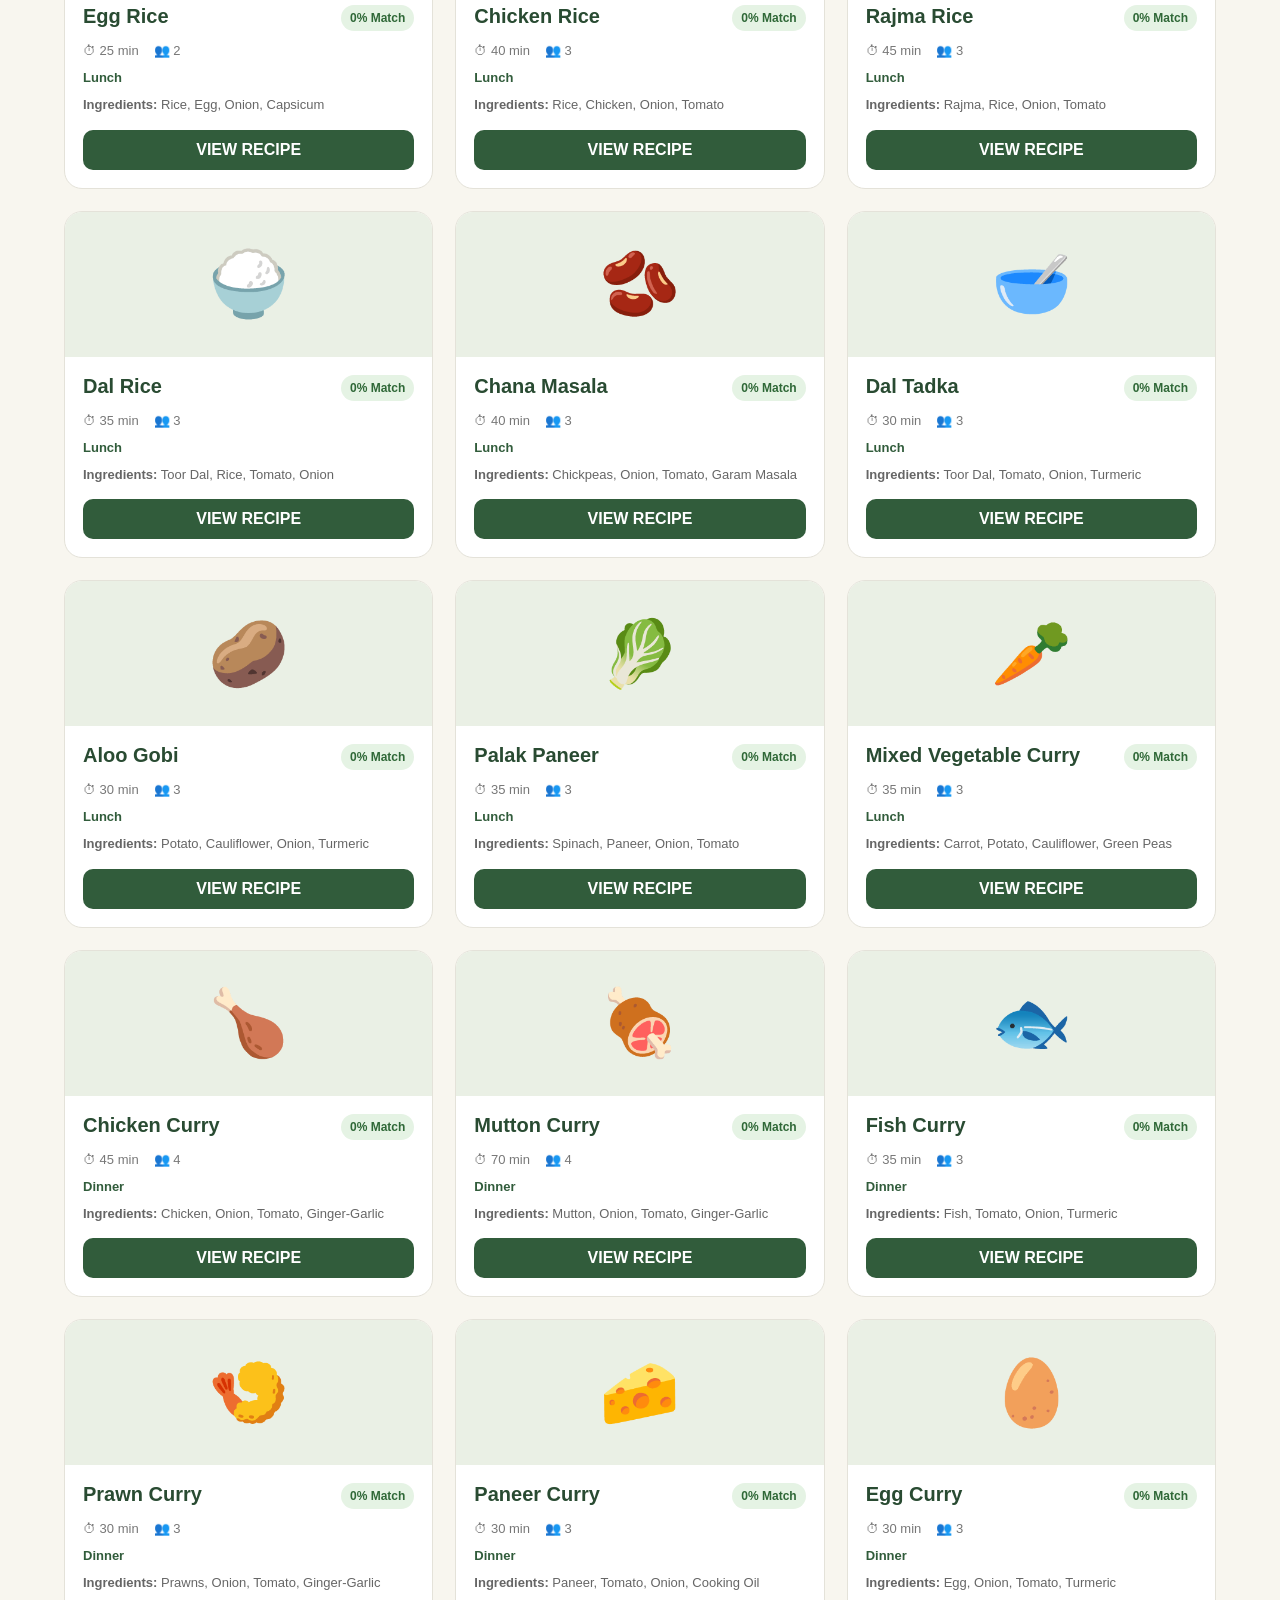
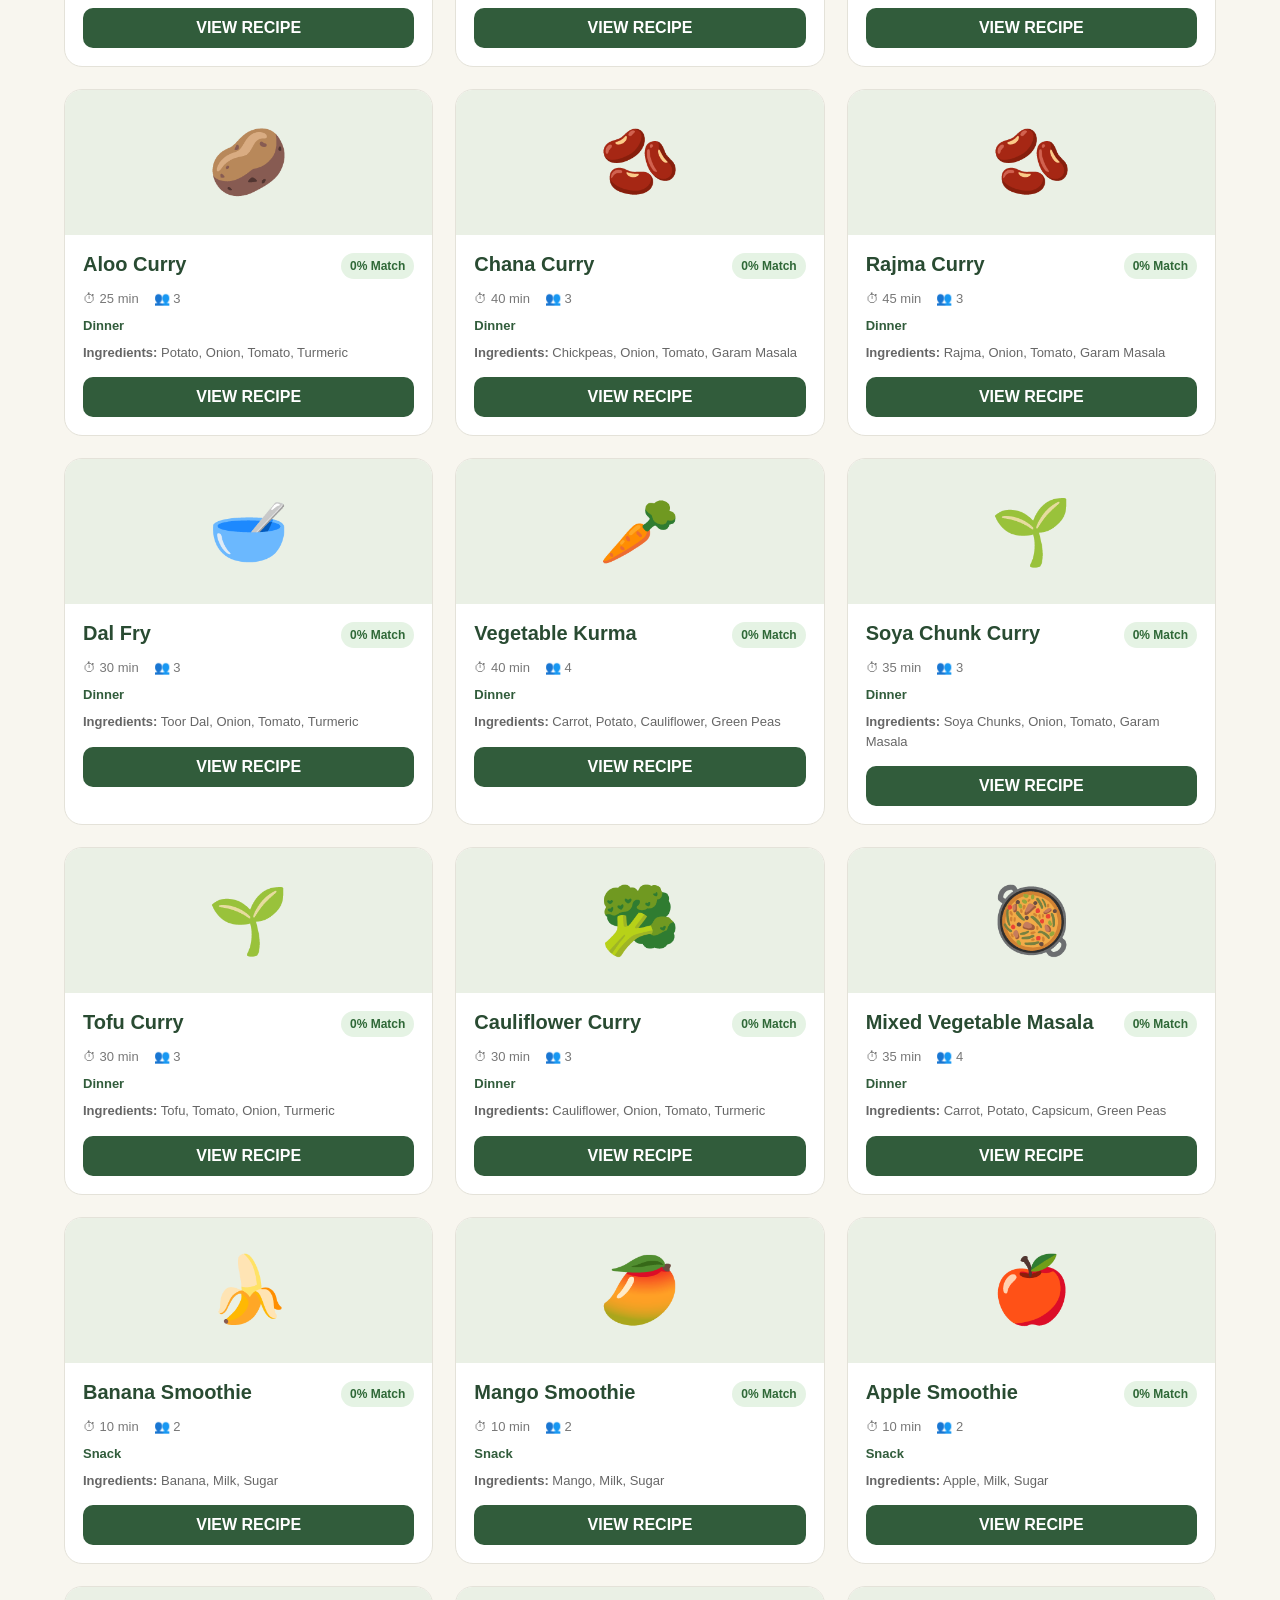
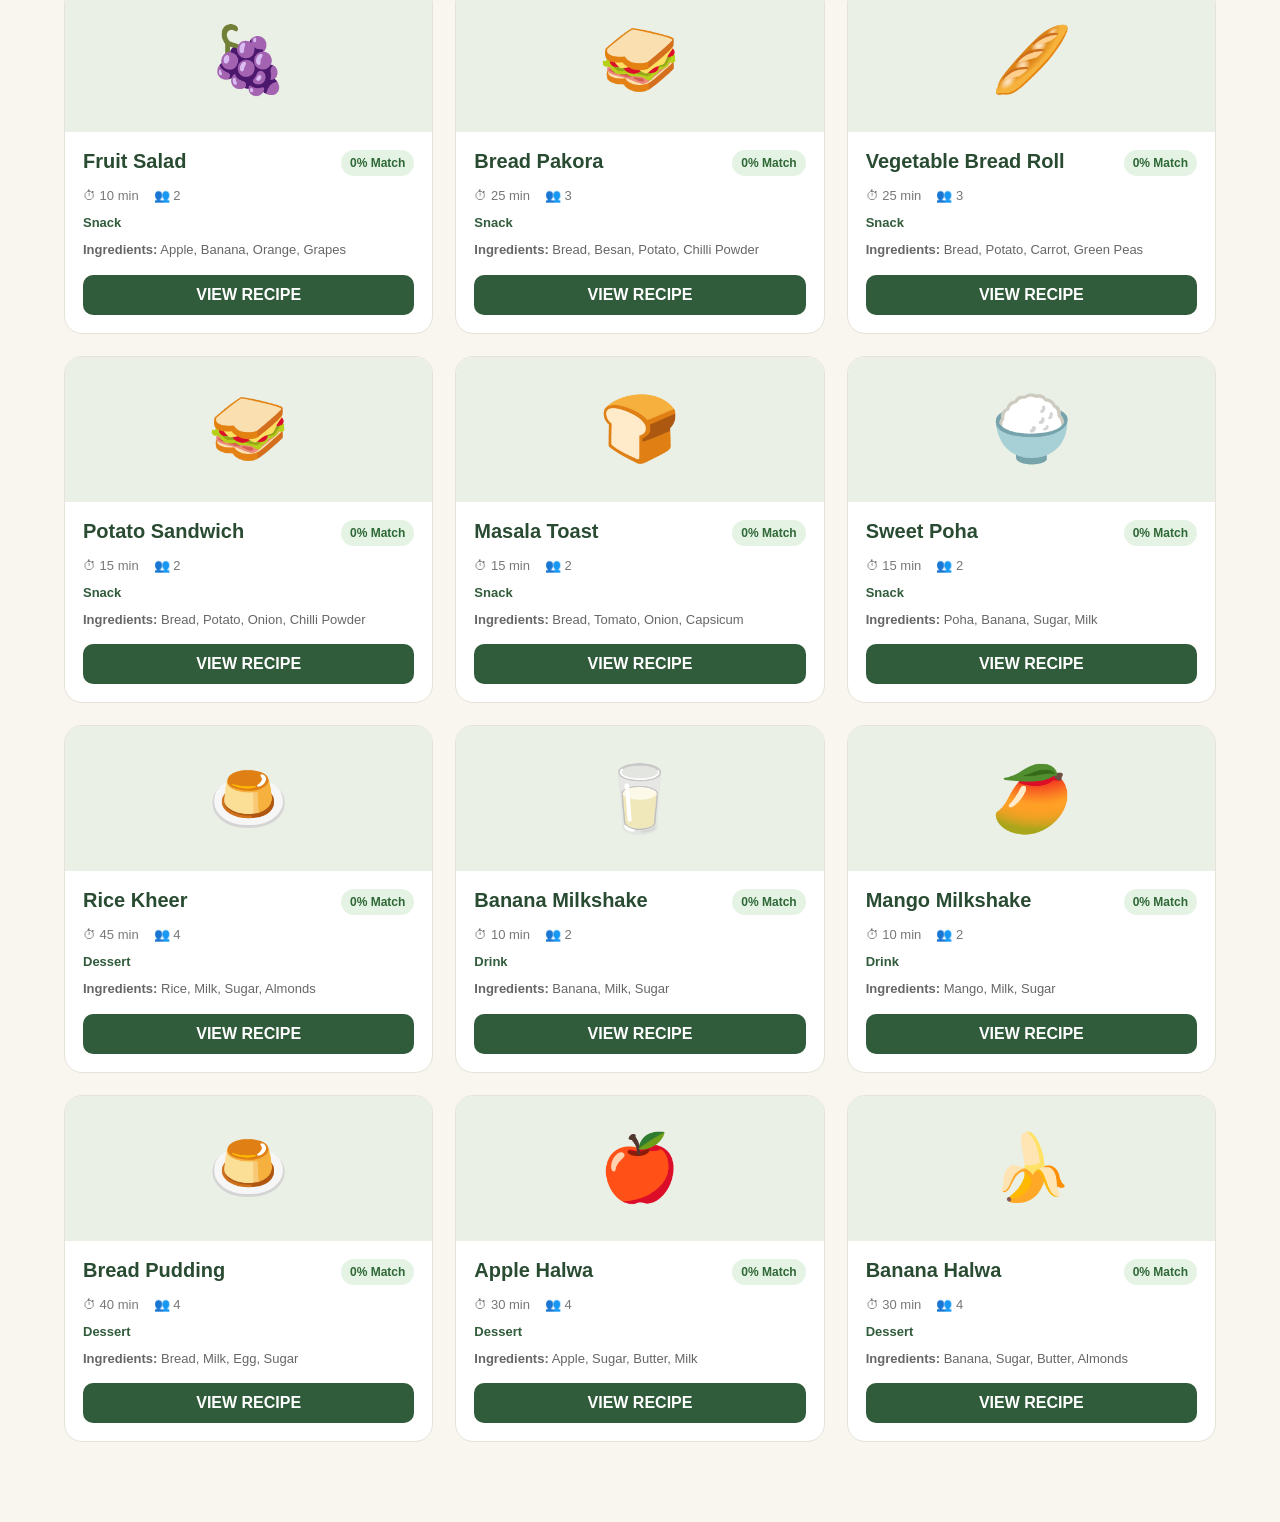
<file: matches.html>
<!DOCTYPE html>
<html lang="en">

<head>
    <meta charset="UTF-8">
    <meta name="viewport" content="width=device-width, initial-scale=1.0">

    <title>Kitchen Kraft - Recipes</title>

    <style>
        * {
            box-sizing: border-box;
        }

        body {
            margin: 0;
            font-family: Arial, sans-serif;
            background: #f8f6ef;
            color: #26352a;
        }

        header {
            background: #ffffff;
            padding: 18px 6%;
            display: flex;
            justify-content: space-between;
            align-items: center;
            border-bottom: 1px solid #e5e2d8;
        }

        .logo {
            font-size: 25px;
            font-weight: bold;
            color: #315c3b;
        }

        .logo span {
            margin-right: 6px;
        }

        nav {
            display: flex;
            gap: 25px;
            align-items: center;
        }

        nav a {
            text-decoration: none;
            color: #37433a;
            font-size: 15px;
        }

        nav a:hover {
            color: #315c3b;
        }

        .page {
            width: 90%;
            max-width: 1200px;
            margin: auto;
            padding: 40px 0 80px;
        }

        .page-title {
            text-align: center;
            margin-bottom: 10px;
            font-size: 34px;
            color: #294b32;
        }

        .page-subtitle {
            text-align: center;
            color: #777;
            margin-bottom: 25px;
        }

        .selected-box {
            background: white;
            padding: 20px;
            border-radius: 15px;
            margin-bottom: 25px;
            border: 1px solid #e5e2d8;
        }

        .selected-title {
            font-weight: bold;
            margin-bottom: 12px;
        }

        .selected-ingredients {
            display: flex;
            flex-wrap: wrap;
            gap: 8px;
        }

        .ingredient-pill {
            background: #e7f1e6;
            color: #315c3b;
            padding: 8px 13px;
            border-radius: 20px;
            font-size: 13px;
        }

        .filters {
            display: flex;
            justify-content: center;
            flex-wrap: wrap;
            gap: 10px;
            margin: 25px 0;
        }

        .filter-btn {
            border: 1px solid #b8c9b7;
            background: white;
            color: #315c3b;
            padding: 10px 20px;
            border-radius: 25px;
            cursor: pointer;
            font-weight: 600;
        }

        .filter-btn.active,
        .filter-btn:hover {
            background: #315c3b;
            color: white;
        }

        .recipe-count {
            margin-bottom: 20px;
            color: #666;
            font-size: 14px;
        }

        .recipe-grid {
            display: grid;
            grid-template-columns: repeat(3, 1fr);
            gap: 22px;
        }

        .recipe-card {
            background: white;
            border-radius: 18px;
            overflow: hidden;
            border: 1px solid #e4e2d9;
            transition: 0.2s;
        }

        .recipe-card:hover {
            transform: translateY(-4px);
            box-shadow: 0 8px 25px rgba(0,0,0,0.08);
        }

        .recipe-image {
            height: 145px;
            background: #eaf0e5;
            display: flex;
            justify-content: center;
            align-items: center;
            font-size: 65px;
        }

        .recipe-content {
            padding: 18px;
        }

        .recipe-top {
            display: flex;
            justify-content: space-between;
            align-items: flex-start;
            gap: 10px;
        }

        .recipe-name {
            font-size: 20px;
            font-weight: bold;
            color: #294b32;
            margin: 0;
        }

        .match-badge {
            background: #e5f3e4;
            color: #2f6837;
            padding: 6px 9px;
            border-radius: 15px;
            font-size: 12px;
            font-weight: bold;
            white-space: nowrap;
        }

        .recipe-info {
            display: flex;
            gap: 15px;
            color: #777;
            font-size: 13px;
            margin: 12px 0;
        }

        .meal {
            color: #315c3b;
            font-weight: bold;
            font-size: 13px;
            margin-bottom: 10px;
        }

        .ingredients-info {
            font-size: 13px;
            color: #666;
            line-height: 1.5;
            margin-bottom: 15px;
        }

        .view-btn {
            display: block;
            width: 100%;
            padding: 11px;
            border: none;
            border-radius: 10px;
            background: #315c3b;
            color: white;
            font-weight: bold;
            cursor: pointer;
            text-decoration: none;
            text-align: center;
        }

        .view-btn:hover {
            background: #24482d;
        }

        .no-results {
            display: none;
            text-align: center;
            background: white;
            padding: 50px 20px;
            border-radius: 18px;
        }

        .no-results-icon {
            font-size: 50px;
        }

        .no-results h2 {
            color: #294b32;
        }

        .back-btn {
            display: inline-block;
            margin-top: 15px;
            padding: 11px 20px;
            border-radius: 10px;
            background: #315c3b;
            color: white;
            text-decoration: none;
        }

        .error-box {
            background: #fff1f1;
            border: 1px solid #e5aaaa;
            color: #8b3030;
            padding: 25px;
            border-radius: 15px;
            text-align: center;
        }

        @media (max-width: 900px) {
            .recipe-grid {
                grid-template-columns: repeat(2, 1fr);
            }
        }

        @media (max-width: 600px) {

            header {
                padding: 15px 5%;
                flex-direction: column;
                gap: 15px;
            }

            nav {
                gap: 10px;
                flex-wrap: wrap;
                justify-content: center;
            }

            nav a {
                font-size: 12px;
            }

            .page {
                width: 92%;
                padding-top: 25px;
            }

            .page-title {
                font-size: 27px;
            }

            .recipe-grid {
                grid-template-columns: 1fr;
            }

            .recipe-image {
                height: 160px;
            }
        }
    </style>
</head>

<body>

<header>

    <div class="logo">
        <span>👨‍🍳</span>
        Kitchen Kraft
    </div>

    <nav>
        <a href="home.html">Home</a>

        <a href="ingredient.html">My Kitchen</a>

        <a href="matches.html">Recipes</a>

        <!-- CORRECT FILE NAME -->
        <a href="favorite.html">Favorites</a>

        <a href="index.html" onclick="logoutUser()">Logout</a>
    </nav>

</header>


<div class="page">

    <h1 class="page-title">
        Recipes You Can Make 🍴
    </h1>

    <p class="page-subtitle">
        Based on the ingredients available in your kitchen
    </p>


    <div class="selected-box">

        <div class="selected-title">
            🧺 Your Ingredients
        </div>

        <div
            id="selectedIngredients"
            class="selected-ingredients">
        </div>

    </div>


    <div class="filters">

        <button
            class="filter-btn active"
            type="button"
            onclick="filterRecipes('all', this)">
            All
        </button>

        <button
            class="filter-btn"
            type="button"
            onclick="filterRecipes('80', this)">
            80%+
        </button>

        <button
            class="filter-btn"
            type="button"
            onclick="filterRecipes('50', this)">
            50%+
        </button>

    </div>


    <div
        class="recipe-count"
        id="recipeCount">
        Loading recipes...
    </div>


    <div
        id="recipeGrid"
        class="recipe-grid">
    </div>


    <div
        id="noResults"
        class="no-results">

        <div class="no-results-icon">
            🍳
        </div>

        <h2>No recipes found</h2>

        <p>
            Try selecting some more ingredients.
        </p>

        <a
            href="ingredient.html"
            class="back-btn">
            Choose Ingredients
        </a>

    </div>

</div>


<!-- =========================================
     LOAD RECIPE DATA FIRST
========================================= -->

<script src="recipeData.js"></script>

<!-- COMMON JAVASCRIPT -->
<script src="script.js"></script>


<script>

    let allRecipes = [];
    let currentFilter = "all";


    /* =========================================
       NORMALIZE INGREDIENT NAMES
    ========================================= */

    function normalizeIngredient(name) {

        if (!name) {
            return "";
        }

        name = String(name)
            .toLowerCase()
            .trim();

        const aliases = {
            "ragi": "ragi flour",
            "prawn": "prawns"
        };

        return aliases[name] || name;
    }


    /* =========================================
       GET SELECTED INGREDIENTS
    ========================================= */

    function getSelectedIngredients() {

        const saved =
            localStorage.getItem("selectedIngredients");

        if (!saved) {
            return [];
        }

        try {

            const data = JSON.parse(saved);

            return Array.isArray(data) ? data : [];

        } catch (error) {

            return [];

        }
    }


    /* =========================================
       CALCULATE MATCH
    ========================================= */

    function calculateMatch(recipe) {

        const selected =
            getSelectedIngredients()
                .map(normalizeIngredient);

        if (!recipe.ingredients ||
            recipe.ingredients.length === 0) {

            return 0;
        }

        let matched = 0;

        recipe.ingredients.forEach(function(item) {

            let ingredientName;

            /*
             Recipe ingredients are expected
             to be arrays like:

             ["Tomato", "2"]
            */

            if (Array.isArray(item)) {

                ingredientName = item[0];

            } else {

                ingredientName = item;

            }

            ingredientName =
                normalizeIngredient(ingredientName);


            if (selected.includes(ingredientName)) {
                matched++;
            }

        });


        return Math.round(
            (matched / recipe.ingredients.length) * 100
        );
    }


    /* =========================================
       PREPARE RECIPES
    ========================================= */

    function prepareRecipes() {

        allRecipes = [];


        if (
            typeof recipeData === "undefined" ||
            !recipeData
        ) {

            showError(
                "Recipe data could not be loaded."
            );

            return false;
        }


        for (const id in recipeData) {

            const recipe = recipeData[id];

            if (!recipe) {
                continue;
            }

            const match =
                calculateMatch(recipe);


            allRecipes.push({

                id: id,

                ...recipe,

                match: match

            });

        }


        allRecipes.sort(
            function(a, b) {

                return b.match - a.match;

            }
        );


        return true;
    }


    /* =========================================
       SHOW ERROR
    ========================================= */

    function showError(message) {

        const grid =
            document.getElementById("recipeGrid");

        const count =
            document.getElementById("recipeCount");


        count.textContent =
            "Unable to load recipes";


        grid.innerHTML = `

            <div class="error-box">

                <h2>⚠️ Recipe loading problem</h2>

                <p>
                    ${message}
                </p>

                <p style="margin-top:10px;">
                    Please refresh the page and try again.
                </p>

            </div>

        `;

    }


    /* =========================================
       DISPLAY SELECTED INGREDIENTS
    ========================================= */

    function displaySelectedIngredients() {

        const container =
            document.getElementById(
                "selectedIngredients"
            );


        const selected =
            getSelectedIngredients();


        container.innerHTML = "";


        if (selected.length === 0) {

            container.innerHTML = `

                <span class="ingredient-pill">
                    No ingredients selected
                </span>

            `;

            return;
        }


        selected.forEach(function(ingredient) {

            const pill =
                document.createElement("span");

            pill.className =
                "ingredient-pill";

            pill.textContent =
                ingredient;

            container.appendChild(pill);

        });

    }


    /* =========================================
       DISPLAY RECIPES
    ========================================= */

    function displayRecipes() {

        const grid =
            document.getElementById("recipeGrid");

        const noResults =
            document.getElementById("noResults");

        const count =
            document.getElementById("recipeCount");


        grid.innerHTML = "";


        let filteredRecipes =
            allRecipes.filter(function(recipe) {

                if (currentFilter === "80") {

                    return recipe.match >= 80;

                }

                if (currentFilter === "50") {

                    return recipe.match >= 50;

                }

                return true;

            });


        count.textContent =
            filteredRecipes.length +
            " recipes found";


        if (filteredRecipes.length === 0) {

            noResults.style.display =
                "block";

            return;

        }


        noResults.style.display =
            "none";


        filteredRecipes.forEach(function(recipe) {

            const card =
                document.createElement("div");

            card.className =
                "recipe-card";


            let ingredientNames = "";


            if (Array.isArray(recipe.ingredients)) {

                ingredientNames =
                    recipe.ingredients
                        .slice(0, 4)
                        .map(function(item) {

                            if (Array.isArray(item)) {
                                return item[0];
                            }

                            return item;

                        })
                        .join(", ");

            }


            card.innerHTML = `

                <div class="recipe-image">
                    ${recipe.emoji || "🍴"}
                </div>


                <div class="recipe-content">

                    <div class="recipe-top">

                        <h2 class="recipe-name">
                            ${recipe.name || "Recipe"}
                        </h2>

                        <span class="match-badge">
                            ${recipe.match}% Match
                        </span>

                    </div>


                    <div class="recipe-info">

                        <span>
                            ⏱ ${recipe.time || "20 min"}
                        </span>

                        <span>
                            👥 ${recipe.servings || "2"}
                        </span>

                    </div>


                    <div class="meal">
                        ${recipe.meal || ""}
                    </div>


                    <div class="ingredients-info">

                        <strong>Ingredients:</strong>

                        ${ingredientNames}

                    </div>


                    <a
                        href="recipe.html?recipe=${recipe.id}"
                        class="view-btn">

                        VIEW RECIPE

                    </a>

                </div>

            `;


            grid.appendChild(card);

        });

    }


    /* =========================================
       FILTER RECIPES
    ========================================= */

    function filterRecipes(filter, button) {

        currentFilter = filter;


        document
            .querySelectorAll(".filter-btn")
            .forEach(function(btn) {

                btn.classList.remove("active");

            });


        button.classList.add("active");


        displayRecipes();

    }


    /* =========================================
       START PAGE
    ========================================= */

    function startRecipesPage() {

        displaySelectedIngredients();


        if (!prepareRecipes()) {
            return;
        }


        displayRecipes();

    }


    /*
       recipeData.js is loaded before this script,
       so DOMContentLoaded is safe.
    */

    if (document.readyState === "loading") {

        document.addEventListener(
            "DOMContentLoaded",
            startRecipesPage
        );

    } else {

        startRecipesPage();

    }

</script>

</body>
</html>
</file>
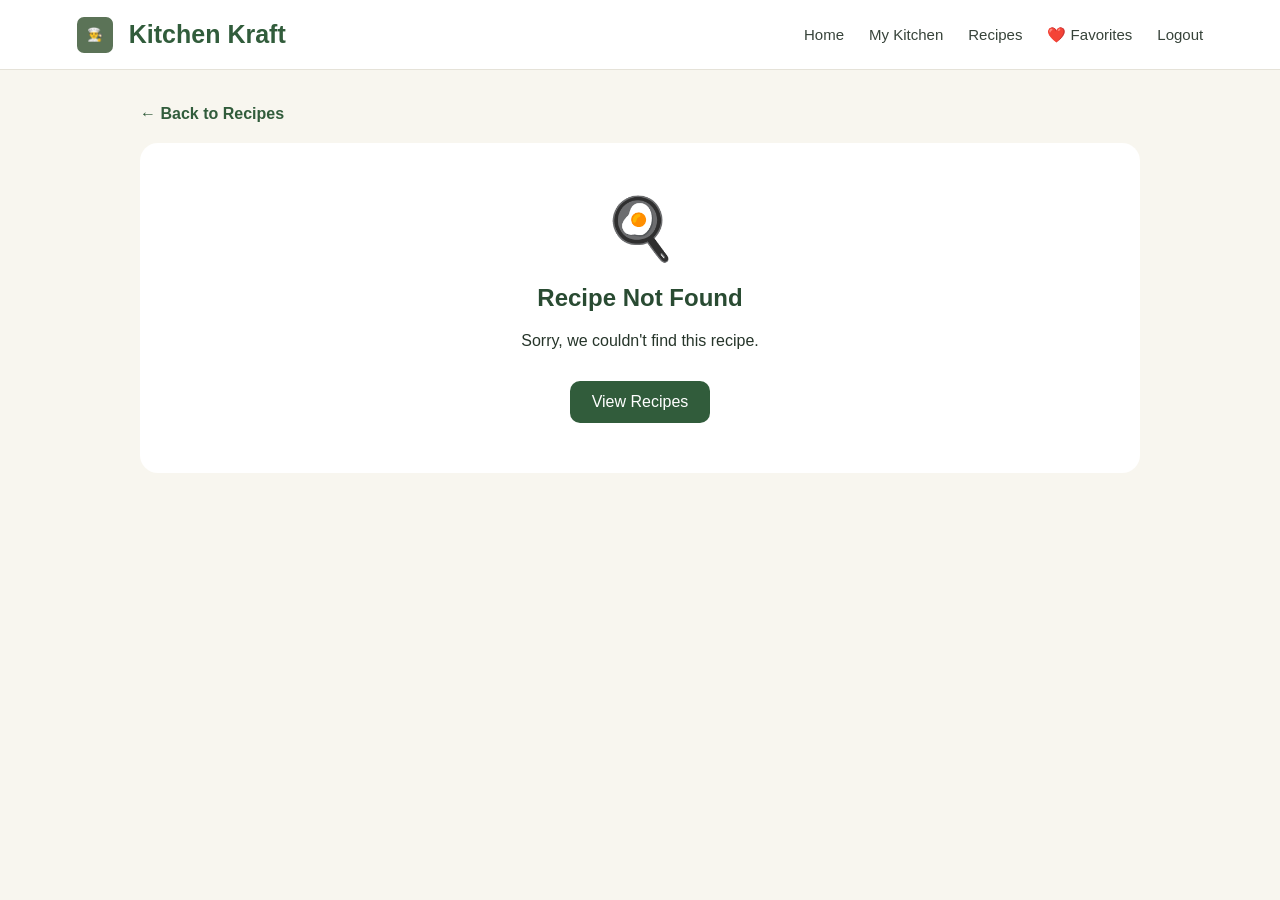
<file: recipe.html>
<!DOCTYPE html>
<html lang="en">

<head>
    <meta charset="UTF-8">
    <meta name="viewport" content="width=device-width, initial-scale=1.0">

    <title>Kitchen Kraft - Recipe</title>

    <!-- CORRECT ROOT PATH -->
    <link rel="stylesheet" href="style.css">

    <style>
        * {
            box-sizing: border-box;
        }

        body {
            margin: 0;
            font-family: Arial, sans-serif;
            background: #f8f6ef;
            color: #26352a;
        }

        /* HEADER */

        header {
            background: white;
            padding: 18px 6%;
            display: flex;
            justify-content: space-between;
            align-items: center;
            border-bottom: 1px solid #e5e2d8;
        }

        .logo {
            font-size: 25px;
            font-weight: bold;
            color: #315c3b;
        }

        .logo span {
            margin-right: 6px;
        }

        nav {
            display: flex;
            gap: 25px;
            align-items: center;
        }

        nav a {
            text-decoration: none;
            color: #37433a;
            font-size: 15px;
        }

        nav a:hover {
            color: #315c3b;
        }

        /* MAIN */

        .recipe-page {
            width: 90%;
            max-width: 1000px;
            margin: auto;
            padding: 35px 0 70px;
        }

        /* BACK BUTTON */

        .back-link {
            display: inline-block;
            text-decoration: none;
            color: #315c3b;
            font-weight: bold;
            margin-bottom: 20px;
        }

        /* HERO */

        .recipe-hero {
            background: white;
            border-radius: 20px;
            padding: 35px;
            text-align: center;
            border: 1px solid #e5e2d8;
        }

        .recipe-emoji {
            font-size: 80px;
            margin-bottom: 10px;
        }

        .recipe-title {
            font-size: 38px;
            color: #294b32;
            margin: 10px 0;
        }

        .recipe-description {
            color: #777;
            margin-bottom: 20px;
        }

        .recipe-meta {
            display: flex;
            justify-content: center;
            flex-wrap: wrap;
            gap: 12px;
            margin: 20px 0;
        }

        .meta-item {
            background: #edf3e9;
            color: #315c3b;
            padding: 9px 15px;
            border-radius: 20px;
            font-size: 14px;
        }

        /* VOICE */

        .voice-area {
            margin-top: 20px;
        }

        .voice-btn {
            border: none;
            padding: 13px 22px;
            border-radius: 25px;
            cursor: pointer;
            font-weight: bold;
            font-size: 14px;
            margin: 5px;
        }

        .speak-btn {
            background: #315c3b;
            color: white;
        }

        .speak-btn:hover {
            background: #24482d;
        }

        .stop-btn {
            background: #eeeeee;
            color: #333;
        }

        .stop-btn:hover {
            background: #dddddd;
        }

        .voice-status {
            margin-top: 10px;
            font-size: 13px;
            color: #777;
        }

        /* FAVORITE */

        .favorite-btn {
            border: 1px solid #d7ddd3;
            background: white;
            color: #315c3b;
            padding: 12px 20px;
            border-radius: 25px;
            cursor: pointer;
            font-weight: bold;
            margin-top: 12px;
        }

        .favorite-btn.active {
            background: #315c3b;
            color: white;
        }

        /* CONTENT */

        .content-grid {
            display: grid;
            grid-template-columns: 1fr 1fr;
            gap: 25px;
            margin-top: 25px;
        }

        .section-card {
            background: white;
            border-radius: 18px;
            padding: 25px;
            border: 1px solid #e5e2d8;
        }

        .section-card.full {
            grid-column: 1 / -1;
        }

        .section-title {
            color: #294b32;
            font-size: 23px;
            margin-top: 0;
            margin-bottom: 20px;
        }

        /* INGREDIENTS */

        .ingredient-list {
            list-style: none;
            padding: 0;
            margin: 0;
        }

        .ingredient-list li {
            display: flex;
            justify-content: space-between;
            gap: 15px;
            padding: 12px 0;
            border-bottom: 1px solid #eeeeee;
        }

        .ingredient-list li:last-child {
            border-bottom: none;
        }

        .ingredient-name {
            font-weight: 600;
        }

        .ingredient-quantity {
            color: #777;
        }

        /* STEPS */

        .steps {
            padding: 0;
            margin: 0;
            list-style: none;
            counter-reset: steps;
        }

        .steps li {
            counter-increment: steps;
            position: relative;
            padding: 12px 10px 12px 55px;
            margin-bottom: 12px;
            background: #f5f7f1;
            border-radius: 12px;
            line-height: 1.5;
        }

        .steps li::before {
            content: counter(steps);
            position: absolute;
            left: 15px;
            top: 10px;
            width: 28px;
            height: 28px;
            border-radius: 50%;
            background: #315c3b;
            color: white;
            display: flex;
            justify-content: center;
            align-items: center;
            font-weight: bold;
        }

        /* NUTRITION */

        .nutrition-grid {
            display: grid;
            grid-template-columns: repeat(4, 1fr);
            gap: 12px;
        }

        .nutrition-item {
            text-align: center;
            background: #f5f7f1;
            padding: 18px 10px;
            border-radius: 12px;
        }

        .nutrition-value {
            font-size: 20px;
            font-weight: bold;
            color: #315c3b;
        }

        .nutrition-label {
            font-size: 12px;
            color: #777;
            margin-top: 5px;
        }

        /* ERROR */

        .error-box {
            background: white;
            border-radius: 18px;
            padding: 50px 20px;
            text-align: center;
        }

        .error-box h2 {
            color: #294b32;
        }

        .home-btn {
            display: inline-block;
            background: #315c3b;
            color: white;
            text-decoration: none;
            padding: 12px 22px;
            border-radius: 10px;
            margin-top: 15px;
        }

        /* MOBILE */

        @media (max-width: 700px) {

            header {
                padding: 15px 5%;
                flex-direction: column;
                gap: 12px;
            }

            nav {
                gap: 10px;
                flex-wrap: wrap;
                justify-content: center;
            }

            nav a {
                font-size: 12px;
            }

            .recipe-page {
                width: 92%;
            }

            .recipe-hero {
                padding: 25px 18px;
            }

            .recipe-title {
                font-size: 30px;
            }

            .content-grid {
                grid-template-columns: 1fr;
            }

            .section-card.full {
                grid-column: auto;
            }

            .nutrition-grid {
                grid-template-columns: repeat(2, 1fr);
            }
        }
    </style>
</head>

<body>

    <!-- HEADER -->

    <header>

        <div class="logo">
            <span>👨‍🍳</span>
            Kitchen Kraft
        </div>

        <nav>

            <a href="home.html">
                Home
            </a>

            <a href="ingredient.html">
                My Kitchen
            </a>

            <a href="matches.html">
                Recipes
            </a>

            <!-- CORRECT FILE NAME -->
            <a href="favorite.html">
                ❤️ Favorites
            </a>

            <a href="#" onclick="logoutUser()">
                Logout
            </a>

        </nav>

    </header>


    <!-- RECIPE PAGE -->

    <main class="recipe-page">

        <a href="matches.html" class="back-link">
            ← Back to Recipes
        </a>

        <div id="recipeContainer"></div>

    </main>


    <!-- =========================================
         LOAD DATA
         FILES ARE IN ROOT FOLDER
    ========================================== -->

    <script src="recipeData.js"></script>
    <script src="script.js"></script>


    <script>

        /* ==========================================
           GET RECIPE ID FROM URL
        ========================================== */

        const urlParams =
            new URLSearchParams(window.location.search);

        const recipeId =
            urlParams.get("recipe");


        /* ==========================================
           FAVORITES
        ========================================== */

        function getFavorites() {

            const saved =
                localStorage.getItem(
                    "kitchenKraftFavorites"
                );

            if (!saved) {
                return [];
            }

            try {
                return JSON.parse(saved);
            } catch {
                return [];
            }
        }


        function saveFavorites(favorites) {

            localStorage.setItem(
                "kitchenKraftFavorites",
                JSON.stringify(favorites)
            );

        }


        function toggleFavorite() {

            let favorites =
                getFavorites();

            const index =
                favorites.indexOf(recipeId);


            if (index === -1) {

                favorites.push(recipeId);

                saveFavorites(favorites);

                updateFavoriteButton();

                alert("Recipe added to Favorites ❤️");

            } else {

                favorites.splice(index, 1);

                saveFavorites(favorites);

                updateFavoriteButton();

                alert("Recipe removed from Favorites");

            }

        }


        function updateFavoriteButton() {

            const button =
                document.getElementById(
                    "favoriteButton"
                );

            if (!button) return;


            const favorites =
                getFavorites();


            if (favorites.includes(recipeId)) {

                button.classList.add("active");

                button.innerHTML =
                    "❤️ Added to Favorites";

            } else {

                button.classList.remove("active");

                button.innerHTML =
                    "♡ Add to Favorites";

            }

        }


        /* ==========================================
           DISPLAY RECIPE
        ========================================== */

        function displayRecipe() {

            const container =
                document.getElementById(
                    "recipeContainer"
                );


            /*
             * CHECK THAT RECIPE DATA LOADED
             */

            if (
                !recipeId ||
                typeof recipeData === "undefined" ||
                !recipeData[recipeId]
            ) {

                container.innerHTML = `

                    <div class="error-box">

                        <div style="font-size:60px;">
                            🍳
                        </div>

                        <h2>
                            Recipe Not Found
                        </h2>

                        <p>
                            Sorry, we couldn't find this recipe.
                        </p>

                        <a
                            href="matches.html"
                            class="home-btn"
                        >
                            View Recipes
                        </a>

                    </div>

                `;

                return;
            }


            const recipe =
                recipeData[recipeId];


            /* =====================================
               INGREDIENTS
            ===================================== */

            let ingredientsHTML = "";


            recipe.ingredients.forEach(
                function(item) {

                    ingredientsHTML += `

                        <li>

                            <span class="ingredient-name">
                                ${item[0]}
                            </span>

                            <span class="ingredient-quantity">
                                ${item[1]}
                            </span>

                        </li>

                    `;

                }
            );


            /* =====================================
               COOKING STEPS
            ===================================== */

            let stepsHTML = "";


            recipe.steps.forEach(
                function(step) {

                    stepsHTML += `

                        <li>
                            ${step}
                        </li>

                    `;

                }
            );


            /* =====================================
               NUTRITION
            ===================================== */

            const nutrition =
                recipe.nutrition || {};


            /* =====================================
               CREATE RECIPE PAGE
            ===================================== */

            container.innerHTML = `

                <!-- HERO -->

                <section class="recipe-hero">

                    <div class="recipe-emoji">
                        ${recipe.emoji || "🍴"}
                    </div>


                    <h1 class="recipe-title">
                        ${recipe.name}
                    </h1>


                    <p class="recipe-description">
                        A delicious ${recipe.meal || ""}
                        recipe made with simple ingredients.
                    </p>


                    <div class="recipe-meta">

                        <span class="meta-item">
                            ⏱ ${recipe.time || "N/A"}
                        </span>

                        <span class="meta-item">
                            👥 ${recipe.servings || "N/A"} servings
                        </span>

                        <span class="meta-item">
                            📊 ${recipe.difficulty || "Easy"}
                        </span>

                    </div>


                    <!-- VOICE ASSISTANT -->

                    <div class="voice-area">

                        <button
                            class="voice-btn speak-btn"
                            onclick="speakRecipe()"
                        >
                            🎙️ Voice Assistant
                        </button>


                        <button
                            class="voice-btn stop-btn"
                            onclick="stopVoice()"
                        >
                            🔇 Stop
                        </button>


                        <div
                            id="voiceStatus"
                            class="voice-status"
                        >
                            Click Voice Assistant to hear the recipe.
                        </div>

                    </div>


                    <!-- FAVORITE -->

                    <button
                        id="favoriteButton"
                        class="favorite-btn"
                        onclick="toggleFavorite()"
                    >
                        ♡ Add to Favorites
                    </button>

                </section>


                <!-- CONTENT -->

                <div class="content-grid">


                    <!-- INGREDIENTS -->

                    <section class="section-card">

                        <h2 class="section-title">
                            🧺 Ingredients
                        </h2>

                        <ul class="ingredient-list">
                            ${ingredientsHTML}
                        </ul>

                    </section>


                    <!-- NUTRITION -->

                    <section class="section-card">

                        <h2 class="section-title">
                            🥗 Nutrition
                        </h2>

                        <div class="nutrition-grid">

                            <div class="nutrition-item">

                                <div class="nutrition-value">
                                    ${nutrition.calories || "-"}
                                </div>

                                <div class="nutrition-label">
                                    Calories
                                </div>

                            </div>


                            <div class="nutrition-item">

                                <div class="nutrition-value">
                                    ${nutrition.protein || "-"}
                                </div>

                                <div class="nutrition-label">
                                    Protein
                                </div>

                            </div>


                            <div class="nutrition-item">

                                <div class="nutrition-value">
                                    ${nutrition.carbs || "-"}
                                </div>

                                <div class="nutrition-label">
                                    Carbs
                                </div>

                            </div>


                            <div class="nutrition-item">

                                <div class="nutrition-value">
                                    ${nutrition.fat || "-"}
                                </div>

                                <div class="nutrition-label">
                                    Fat
                                </div>

                            </div>

                        </div>

                    </section>


                    <!-- COOKING STEPS -->

                    <section class="section-card full">

                        <h2 class="section-title">
                            👨‍🍳 Cooking Steps
                        </h2>

                        <ol class="steps">
                            ${stepsHTML}
                        </ol>

                    </section>


                </div>

            `;


            updateFavoriteButton();

        }


        /* ==========================================
           VOICE ASSISTANT
        ========================================== */

        function speakRecipe() {

            if (!("speechSynthesis" in window)) {

                alert(
                    "Voice Assistant is not supported in this browser."
                );

                return;
            }


            if (
                !recipeId ||
                typeof recipeData === "undefined" ||
                !recipeData[recipeId]
            ) {

                alert("Recipe not found.");

                return;
            }


            const recipe =
                recipeData[recipeId];


            window.speechSynthesis.cancel();


            let text = "";


            /* INTRO */

            text +=
                "Welcome to Kitchen Kraft. ";


            text +=
                "Today we are making "
                + recipe.name
                + ". ";


            /* TIME */

            if (recipe.time) {

                text +=
                    "The cooking time is "
                    + recipe.time
                    + ". ";

            }


            /* INGREDIENTS */

            text +=
                "Here are the ingredients. ";


            recipe.ingredients.forEach(
                function(item) {

                    text +=
                        item[0]
                        + ", "
                        + item[1]
                        + ". ";

                }
            );


            /* STEPS */

            text +=
                "Now let's start cooking. ";


            recipe.steps.forEach(
                function(step, index) {

                    text +=
                        "Step "
                        + (index + 1)
                        + ". "
                        + step
                        + ". ";

                }
            );


            /* END */

            text +=
                "Your "
                + recipe.name
                + " is ready. Enjoy your meal!";


            const speech =
                new SpeechSynthesisUtterance(text);


            speech.rate = 0.9;
            speech.pitch = 1;
            speech.volume = 1;


            /* VOICE STATUS */

            const status =
                document.getElementById(
                    "voiceStatus"
                );


            if (status) {

                status.textContent =
                    "🔊 Kitchen Kraft is reading the recipe...";

            }


            speech.onend =
                function() {

                    if (status) {

                        status.textContent =
                            "✅ Recipe reading completed.";

                    }

                };


            speech.onerror =
                function() {

                    if (status) {

                        status.textContent =
                            "⚠️ Unable to play the voice.";

                    }

                };


            window.speechSynthesis.speak(
                speech
            );

        }


        /* ==========================================
           STOP VOICE
        ========================================== */

        function stopVoice() {

            if (
                "speechSynthesis" in window
            ) {

                window.speechSynthesis.cancel();


                const status =
                    document.getElementById(
                        "voiceStatus"
                    );


                if (status) {

                    status.textContent =
                        "🔇 Voice assistant stopped.";

                }

            }

        }


        /* ==========================================
           START
        ========================================== */

        document.addEventListener(
            "DOMContentLoaded",
            function() {

                displayRecipe();

            }
        );

    </script>

</body>

</html>
</file>
<file: style.css>
* {
    box-sizing: border-box;
}

body {
    margin: 0;
    font-family: Arial, Helvetica, sans-serif;
    background: #f7f6f2;
    color: #262626;
}


/* =====================================================
   HEADER
===================================================== */

header,
.top-bar {
    height: 70px;
    background: white;
    border-bottom: 1px solid #e5e2dc;

    display: flex;
    align-items: center;
    justify-content: space-between;

    padding: 0 7%;
}

.logo {
    font-size: 21px;
    font-weight: 700;

    display: flex;
    align-items: center;
    gap: 10px;

    color: #26352b;
}

.logo span {
    width: 36px;
    height: 36px;

    background: #5b7357;
    color: white;

    border-radius: 7px;

    display: flex;
    align-items: center;
    justify-content: center;

    font-size: 13px;
}

nav {
    display: flex;
    align-items: center;
    gap: 25px;
}

nav a {
    text-decoration: none;
    color: #444;
    font-size: 14px;
}

nav a:hover {
    color: #5b7357;
}

.logout {
    border: 1px solid #d6d2cb;
    background: white;

    padding: 9px 16px;

    border-radius: 5px;

    cursor: pointer;
}


/* =====================================================
   LOGIN PAGE
===================================================== */

.login-page {
    min-height: 100vh;
    margin: 0;

    display: flex;
    justify-content: center;
    align-items: center;

    background: linear-gradient(
        135deg,
        #e8a0a8 0%,
        #bd8da5 35%,
        #718bb9 70%,
        #164d91 100%
    );
}


/* Login box */

.login-box {
    position: relative;

    width: 620px;
    max-width: 90%;

    padding: 115px 75px 45px;

    background: rgba(245, 243, 247, 0.90);

    border-radius: 35px;

    box-shadow:
        0 25px 60px rgba(0, 0, 0, 0.25);

    text-align: center;
}


/* Round user icon */

.user-icon {
    position: absolute;

    width: 210px;
    height: 210px;

    top: -105px;
    left: 50%;

    transform: translateX(-50%);

    border-radius: 50%;

    background: #073d70;

    display: flex;
    justify-content: center;
    align-items: center;

    font-size: 85px;

    color: white;

    border: 8px solid rgba(255,255,255,0.2);

    box-shadow:
        0 10px 25px rgba(0,0,0,0.25);
}


/* Input boxes */

.input-box {
    width: 100%;
    height: 65px;

    display: flex;

    margin-bottom: 25px;

    background: #365b82;

    overflow: hidden;
}

.input-icon {
    width: 75px;

    display: flex;
    justify-content: center;
    align-items: center;

    background: #073d70;

    color: white;

    font-size: 25px;
}

.input-box input {
    flex: 1;

    border: none;
    outline: none;

    padding: 0 20px;

    background: #365b82;

    color: white;

    font-size: 19px;
}

.input-box input::placeholder {
    color: #d9e1ea;
}


/* Remember + Forgot */

.login-options {
    display: flex;

    justify-content: space-between;
    align-items: center;

    margin: 15px 5px 35px;

    color: #40516a;

    font-size: 15px;
}

.login-options label {
    display: flex;
    align-items: center;
    gap: 8px;
}

.login-options input {
    width: 17px;
    height: 17px;

    accent-color: #073d70;
}

.login-options a {
    color: #40516a;

    text-decoration: none;

    font-style: italic;
}

.login-options a:hover {
    text-decoration: underline;
}


/* Login button */

.login-button {
    width: 100%;
    height: 65px;

    border: none;

    background: #073d70;

    color: white;

    font-size: 20px;

    font-weight: bold;

    letter-spacing: 3px;

    cursor: pointer;

    box-shadow:
        0 8px 20px rgba(0,0,0,0.18);

    transition: 0.3s;
}

.login-button:hover {
    background: #052e55;

    transform: translateY(-2px);
}


/* Sign up */

.signup-text {
    margin-top: 28px;

    color: #40516a;

    font-size: 15px;
}

.signup-text a {
    color: #073d70;

    font-weight: bold;

    text-decoration: none;
}

.signup-text a:hover {
    text-decoration: underline;
}


/* Sign-up popup */

.signup-modal {
    display: none;

    position: fixed;

    inset: 0;

    z-index: 1000;

    justify-content: center;
    align-items: center;

    background: rgba(0,0,0,0.55);
}

.signup-box {
    position: relative;

    width: 420px;
    max-width: 90%;

    padding: 45px;

    background: white;

    border-radius: 25px;

    box-shadow:
        0 20px 50px rgba(0,0,0,0.3);

    text-align: center;
}

.signup-box h2 {
    color: #073d70;

    margin-bottom: 5px;
}

.signup-box p {
    color: #777;

    margin-bottom: 25px;
}

.signup-box input {
    width: 100%;

    height: 52px;

    box-sizing: border-box;

    margin-bottom: 15px;

    padding: 0 15px;

    border: 1px solid #d2d2d2;

    border-radius: 7px;

    outline: none;

    font-size: 16px;
}

.signup-box input:focus {
    border-color: #073d70;
}

.close-button {
    position: absolute;

    top: 12px;
    right: 18px;

    border: none;

    background: none;

    font-size: 30px;

    color: #555;

    cursor: pointer;
}


/* =====================================================
   HOME
===================================================== */

.home {
    max-width: 1150px;
    margin: auto;
    padding: 70px 25px;
}

.welcome {
    min-height: 430px;

    background: #e8ede5;

    border-radius: 12px;

    padding: 65px;

    display: flex;
    align-items: center;
    justify-content: space-between;
}

.small-title {
    font-size: 12px;
    letter-spacing: 2px;

    color: #5b7357;

    font-weight: bold;
}

.welcome h1 {
    font-size: 50px;
    line-height: 1.1;

    margin: 15px 0;
}

.welcome p {
    max-width: 520px;

    line-height: 1.7;

    color: #555;
}

.start-button {
    display: inline-block;

    text-decoration: none;

    margin-top: 20px;
}

.food-display {
    font-size: 180px;
}

.features {
    display: grid;

    grid-template-columns: repeat(3, 1fr);

    gap: 20px;

    margin-top: 30px;
}

.feature {
    background: white;

    border: 1px solid #e4e0d8;

    padding: 28px;

    border-radius: 8px;
}

.feature span {
    font-size: 30px;
}

.feature h3 {
    margin-bottom: 8px;
}

.feature p {
    color: #777;
}


/* =====================================================
   GENERAL PAGE
===================================================== */

.page {
    max-width: 1150px;

    margin: auto;

    padding: 45px 25px;
}

.page-container {
    max-width: 1150px;

    margin: auto;

    padding: 45px 25px;
}

.heading,
.page-heading {
    display: flex;

    align-items: center;

    justify-content: space-between;

    margin-bottom: 30px;
}

.heading h1,
.page-heading h1 {
    margin: 8px 0;
}

.heading p,
.page-heading p {
    color: #777;
}

.search-row {
    display: grid;

    grid-template-columns: 2fr 1fr;

    gap: 15px;

    margin-bottom: 20px;
}

.meal-buttons {
    display: flex;

    gap: 8px;

    margin-bottom: 25px;
}

.meal {
    border: 1px solid #d7d3cc;

    background: white;

    padding: 9px 18px;

    border-radius: 20px;

    cursor: pointer;
}

.meal.active {
    background: #5b7357;

    color: white;

    border-color: #5b7357;
}


/* =====================================================
   INGREDIENTS
===================================================== */

.ingredient-grid {
    display: grid;

    grid-template-columns: repeat(4, 1fr);

    gap: 13px;
}

.ingredient-card {
    background: white;

    border: 1px solid #dfdcd5;

    border-radius: 8px;

    padding: 15px;

    display: flex;

    align-items: center;

    gap: 13px;

    cursor: pointer;

    position: relative;
}

.ingredient-card:hover {
    border-color: #8b9c86;
}

.ingredient-card.selected {
    border-color: #5b7357;

    background: #f0f4ed;
}

.food-icon {
    width: 45px;
    height: 45px;

    background: #f3f1eb;

    border-radius: 50%;

    display: flex;
    align-items: center;
    justify-content: center;

    font-size: 25px;
}

.ingredient-card h3 {
    margin: 0;

    font-size: 14px;
}

.ingredient-card p {
    margin: 5px 0 0;

    font-size: 11px;

    color: #888;
}

.check {
    margin-left: auto;

    width: 20px;
    height: 20px;

    border: 1px solid #ccc;

    border-radius: 50%;

    color: transparent;

    text-align: center;

    font-size: 12px;
}

.selected .check {
    background: #5b7357;

    color: white;

    border-color: #5b7357;
}

.bottom-selection {
    position: sticky;

    bottom: 15px;

    margin-top: 30px;

    background: white;

    border: 1px solid #ddd;

    border-radius: 8px;

    padding: 15px 20px;

    display: flex;

    align-items: center;

    justify-content: space-between;

    box-shadow:
        0 4px 15px rgba(0,0,0,.06);
}


/* =====================================================
   VOICE
===================================================== */

.voice-button {
    border: 1px solid #5b7357;

    background: white;

    color: #4f674b;

    padding: 12px 18px;

    border-radius: 5px;

    cursor: pointer;
}

.voice-status {
    color: #5b7357;

    min-height: 20px;

    margin-bottom: 15px;
}


/* =====================================================
   MATCHING / RECIPES
===================================================== */

.selected-box {
    background: white;

    border: 1px solid #ddd;

    padding: 18px;

    margin-bottom: 25px;

    border-radius: 7px;

    color: #666;
}

.selected-section {
    margin-bottom: 25px;
}

.ingredient-tags {
    display: flex;

    flex-wrap: wrap;

    gap: 10px;
}

.ingredient-tags span {
    background: #eef2eb;

    color: #4d654a;

    padding: 8px 14px;

    border-radius: 20px;

    font-size: 14px;
}

.recipe-grid {
    display: grid;

    grid-template-columns: repeat(2, 1fr);

    gap: 20px;
}

.recipe-card {
    background: white;

    border: 1px solid #dfdcd5;

    border-radius: 9px;

    padding: 25px;

    display: flex;

    gap: 20px;

    transition: 0.2s;
}

.recipe-card:hover {
    box-shadow:
        0 8px 25px rgba(0,0,0,0.08);

    transform: translateY(-2px);
}

.recipe-icon,
.recipe-image {
    font-size: 65px;

    min-width: 100px;

    height: 100px;

    background: #f3f1eb;

    border-radius: 8px;

    display: flex;

    align-items: center;

    justify-content: center;
}

.recipe-info {
    flex: 1;
}

.recipe-info h2 {
    margin-top: 0;
}

.recipe-info p {
    color: #777;
}

.recipe-content {
    flex: 1;
}

.recipe-content h2 {
    margin-top: 0;
}

.recipe-content p {
    color: #666;

    line-height: 1.5;
}

.recipe-description {
    font-size: 14px;
}

.match-text {
    color: #5b7357;

    font-weight: bold;

    margin-top: 15px;
}

.match-box {
    margin: 15px 0;
}

.match-box strong {
    color: #5b7357;
}

.progress-bar,
.progress {
    height: 7px;

    background: #e8e5df;

    border-radius: 5px;

    margin: 8px 0;
}

.progress {
    background: #6f886a;

    margin: 0;
}

.matched {
    font-size: 12px;
}

.missing {
    color: #9a5b52 !important;
}

.recipe-meta,
.recipe-info {
    display: flex;

    flex-wrap: wrap;

    gap: 15px;

    color: #777;

    font-size: 14px;
}

.recipe-actions {
    display: flex;

    gap: 15px;

    flex-wrap: wrap;

    margin-top: 25px;
}

.favorite-button,
.favorite-btn,
.remove-btn {
    background: white;

    border: 1px solid #d0ccc4;

    padding: 10px 16px;

    border-radius: 5px;

    cursor: pointer;
}

.favorite-btn:hover {
    background: #f7e9ea;
}

.remove-btn:hover {
    background: #f5eeee;
}

.bottom-navigation {
    display: flex;

    gap: 15px;

    margin-top: 30px;
}


/* =====================================================
   RECIPE PAGE
===================================================== */

.recipe-page {
    max-width: 1000px;

    margin: auto;

    padding: 45px 25px;
}

.recipe-header {
    background: white;

    border: 1px solid #ddd;

    border-radius: 10px;

    padding: 35px;

    display: flex;

    align-items: center;

    gap: 30px;
}

.large-food,
.large-recipe-icon {
    font-size: 90px;

    min-width: 150px;

    width: 150px;
    height: 150px;

    background: #f0eee8;

    border-radius: 10px;

    display: flex;

    align-items: center;

    justify-content: center;
}

.recipe-section {
    background: white;

    border: 1px solid #ddd;

    border-radius: 10px;

    margin-top: 20px;

    padding: 30px;
}

.recipe-ingredients {
    display: grid;

    grid-template-columns: repeat(3, 1fr);

    gap: 12px;
}

.recipe-ingredients div,
.ingredient-item {
    padding: 13px;

    background: #f7f6f2;

    border-radius: 5px;

    display: flex;

    align-items: center;

    gap: 10px;
}

.recipe-ingredients span {
    font-size: 20px;

    margin-right: 8px;
}

.steps {
    display: flex;

    flex-direction: column;

    gap: 15px;
}

.step {
    display: flex;

    gap: 15px;

    align-items: center;
}

.step-number {
    min-width: 35px;

    height: 35px;

    border-radius: 50%;

    background: #5b7357;

    color: white;

    display: flex;

    justify-content: center;

    align-items: center;
}

.step p {
    margin: 0;

    line-height: 1.6;
}

.nutrition {
    width: 100%;

    border-collapse: collapse;
}

.nutrition th,
.nutrition td {
    border: 1px solid #ddd;

    padding: 13px;

    text-align: left;
}

.nutrition th {
    background: #f1f0eb;
}

.nutrition-grid {
    display: grid;

    grid-template-columns: repeat(5, 1fr);

    gap: 12px;
}

.nutrition-card {
    background: #f7f6f2;

    border-radius: 8px;

    padding: 20px;

    text-align: center;
}

.nutrition-card h3 {
    font-size: 14px;

    color: #666;
}

.nutrition-card p {
    font-size: 20px;

    font-weight: bold;

    color: #5b7357;
}

.voice-section {
    background: #eef2eb;

    border-radius: 10px;

    padding: 25px;

    margin-top: 20px;
}


/* =====================================================
   EMPTY STATE
===================================================== */

.empty,
.empty-message {
    background: white;

    padding: 50px;

    text-align: center;

    border: 1px solid #ddd;

    border-radius: 8px;

    margin-top: 25px;
}


/* =====================================================
   COMMON BUTTONS
===================================================== */

button {
    font-family: Arial, Helvetica, sans-serif;
}

.page-container button,
.recipe-page button {
    border: none;

    background: #5b7357;

    color: white;

    padding: 11px 18px;

    border-radius: 5px;

    cursor: pointer;

    font-size: 14px;

    transition: 0.2s;
}

.page-container button:hover,
.recipe-page button:hover {
    background: #4d654a;
}


/* =====================================================
   MOBILE
===================================================== */

@media (max-width: 800px) {

    header,
    .top-bar {
        padding: 0 20px;
    }

    nav {
        gap: 10px;
    }

    nav a {
        display: none;
    }

    .ingredient-grid {
        grid-template-columns: repeat(2, 1fr);
    }

    .recipe-grid {
        grid-template-columns: 1fr;
    }

    .features {
        grid-template-columns: 1fr;
    }

    .welcome {
        padding: 35px;
    }

    .welcome h1 {
        font-size: 38px;
    }

    .food-display {
        display: none;
    }

    .recipe-ingredients {
        grid-template-columns: 1fr;
    }

    .nutrition-grid {
        grid-template-columns: repeat(2, 1fr);
    }

    .recipe-header {
        flex-direction: column;

        align-items: flex-start;
    }

    .login-box {
        width: 90%;

        padding: 95px 30px 40px;
    }

    .user-icon {
        width: 150px;
        height: 150px;

        top: -75px;

        font-size: 60px;
    }

    .input-box {
        height: 55px;
    }

    .input-icon {
        width: 60px;
    }

    .login-options {
        font-size: 12px;
    }
}


@media (max-width: 500px) {

    .ingredient-grid {
        grid-template-columns: 1fr;
    }

    .search-row {
        grid-template-columns: 1fr;
    }

    .heading,
    .page-heading {
        flex-direction: column;

        align-items: flex-start;

        gap: 20px;
    }

    .nutrition-grid {
        grid-template-columns: 1fr;
    }

    .recipe-card {
        flex-direction: column;
    }

    .recipe-icon,
    .recipe-image {
        width: 100%;
    }

    .login-box {
        padding-left: 20px;
        padding-right: 20px;
    }
}
/* SIGN UP PAGE */

.signup-page-box {
    padding-top: 90px;
    padding-bottom: 45px;
}

.signup-heading {
    margin: 0;
    color: #073d70;
    font-size: 30px;
}

.signup-subtitle {
    color: #40516a;
    margin: 8px 0 28px;
    font-size: 15px;
}

.signup-terms {
    text-align: left;
    margin: 5px 5px 25px;
    color: #40516a;
    font-size: 13px;
}

.signup-terms label {
    display: flex;
    align-items: center;
    gap: 8px;
}

.signup-terms input {
    width: 16px;
    height: 16px;
    accent-color: #073d70;
}

.signup-page-box .input-box {
    margin-bottom: 18px;
}
/* SIGN UP PAGE */

.signup-page-box {
    padding-top: 90px;
    padding-bottom: 45px;
}

.signup-heading {
    margin: 0;
    color: #073d70;
    font-size: 30px;
}

.signup-subtitle {
    color: #40516a;
    margin: 8px 0 28px;
    font-size: 15px;
}

.signup-terms {
    text-align: left;
    margin: 5px 5px 25px;
    color: #40516a;
    font-size: 13px;
}

.signup-terms label {
    display: flex;
    align-items: center;
    gap: 8px;
}

.signup-terms input {
    width: 16px;
    height: 16px;
    accent-color: #073d70;
}

.signup-page-box .input-box {
    margin-bottom: 18px;
}
.signup-link {
    color: #073d70;
    font-weight: bold;
    text-decoration: none;
    cursor: pointer;
    position: relative;
    z-index: 9999;
}

.signup-link:hover {
    text-decoration: underline;
}
</file>
